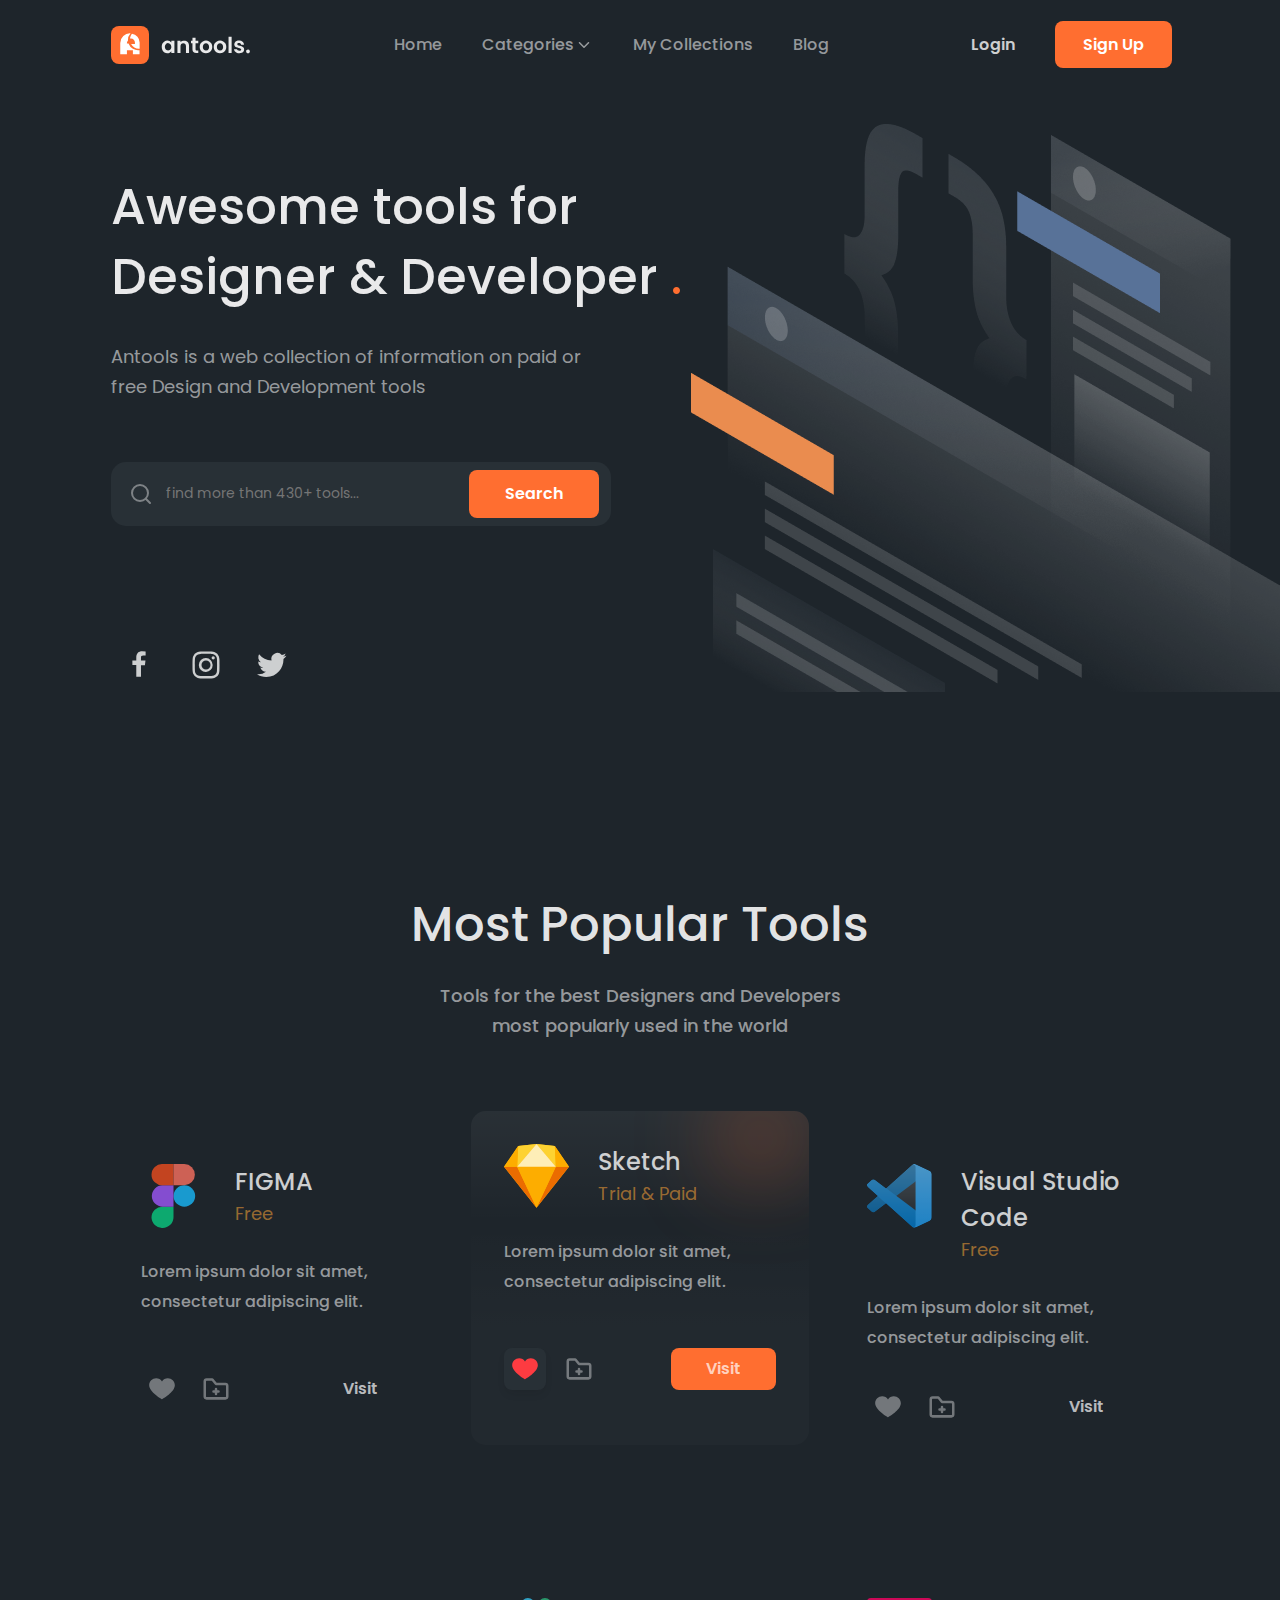
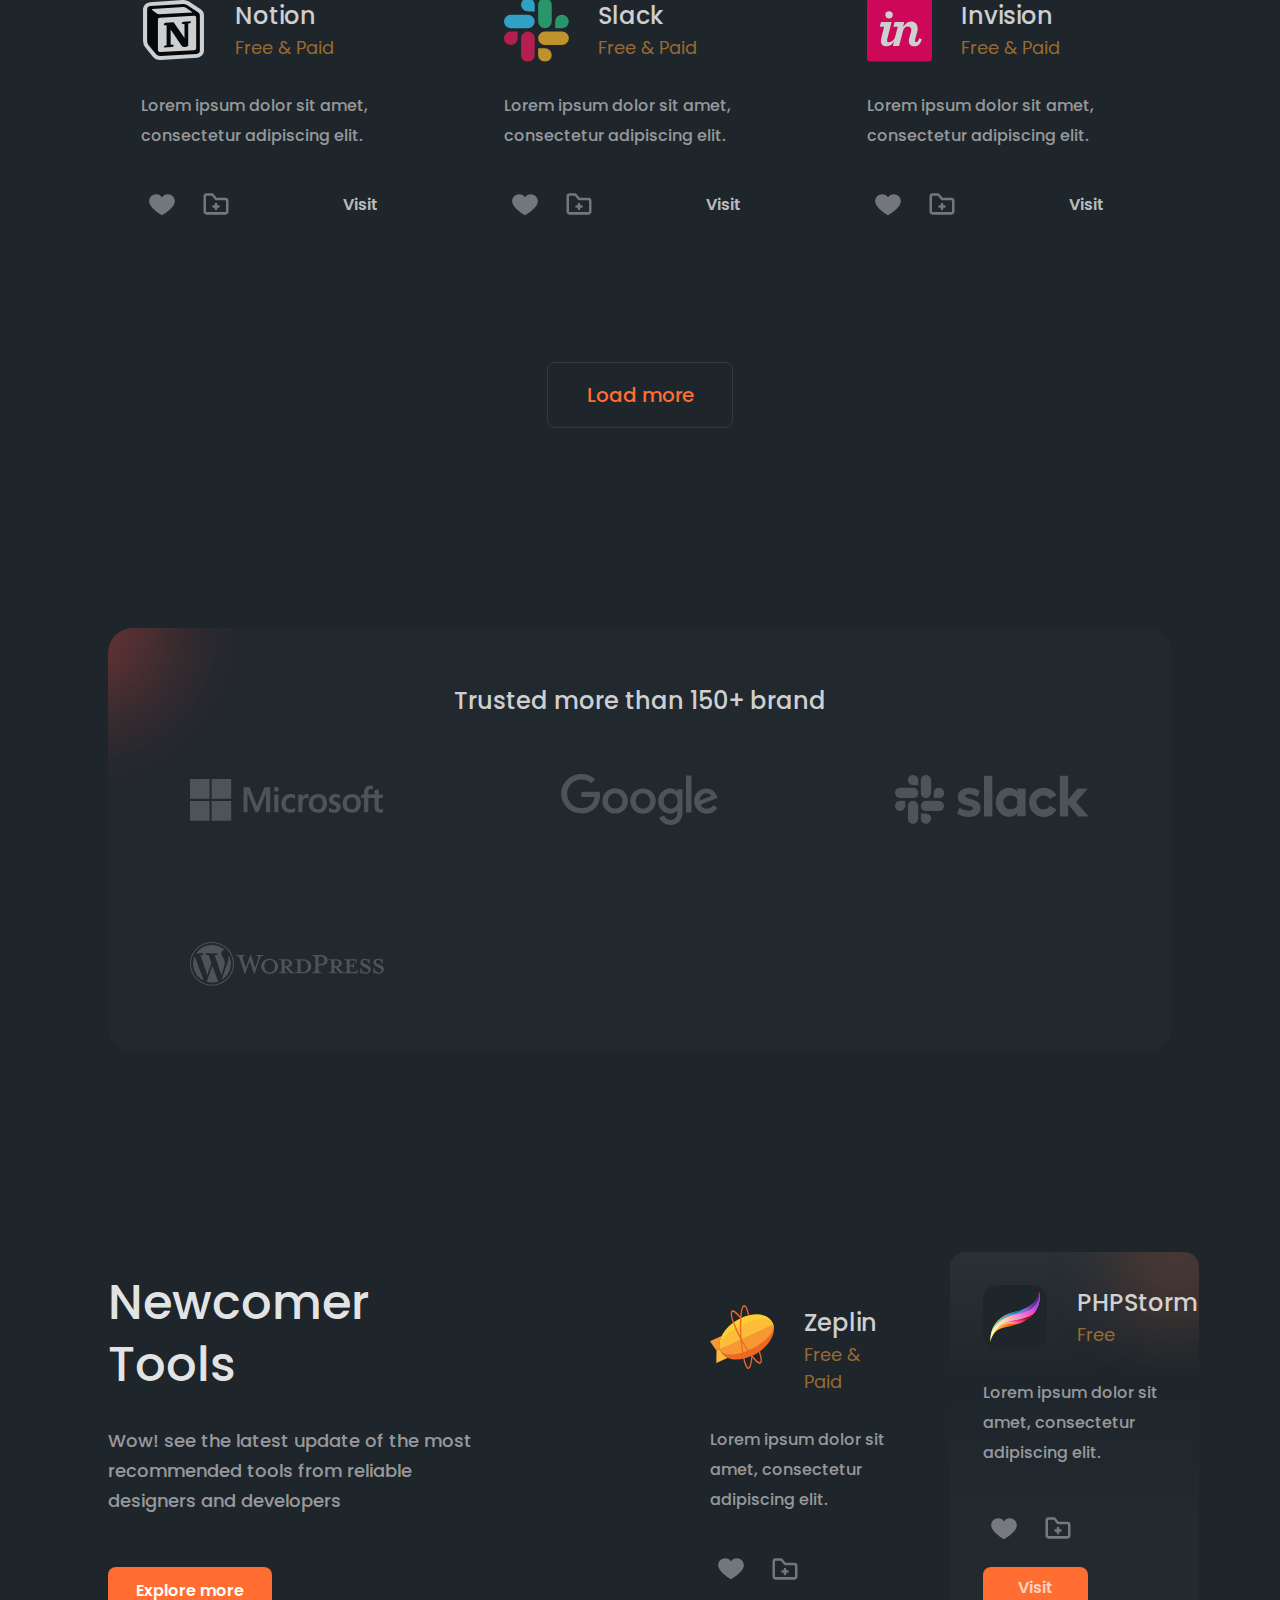
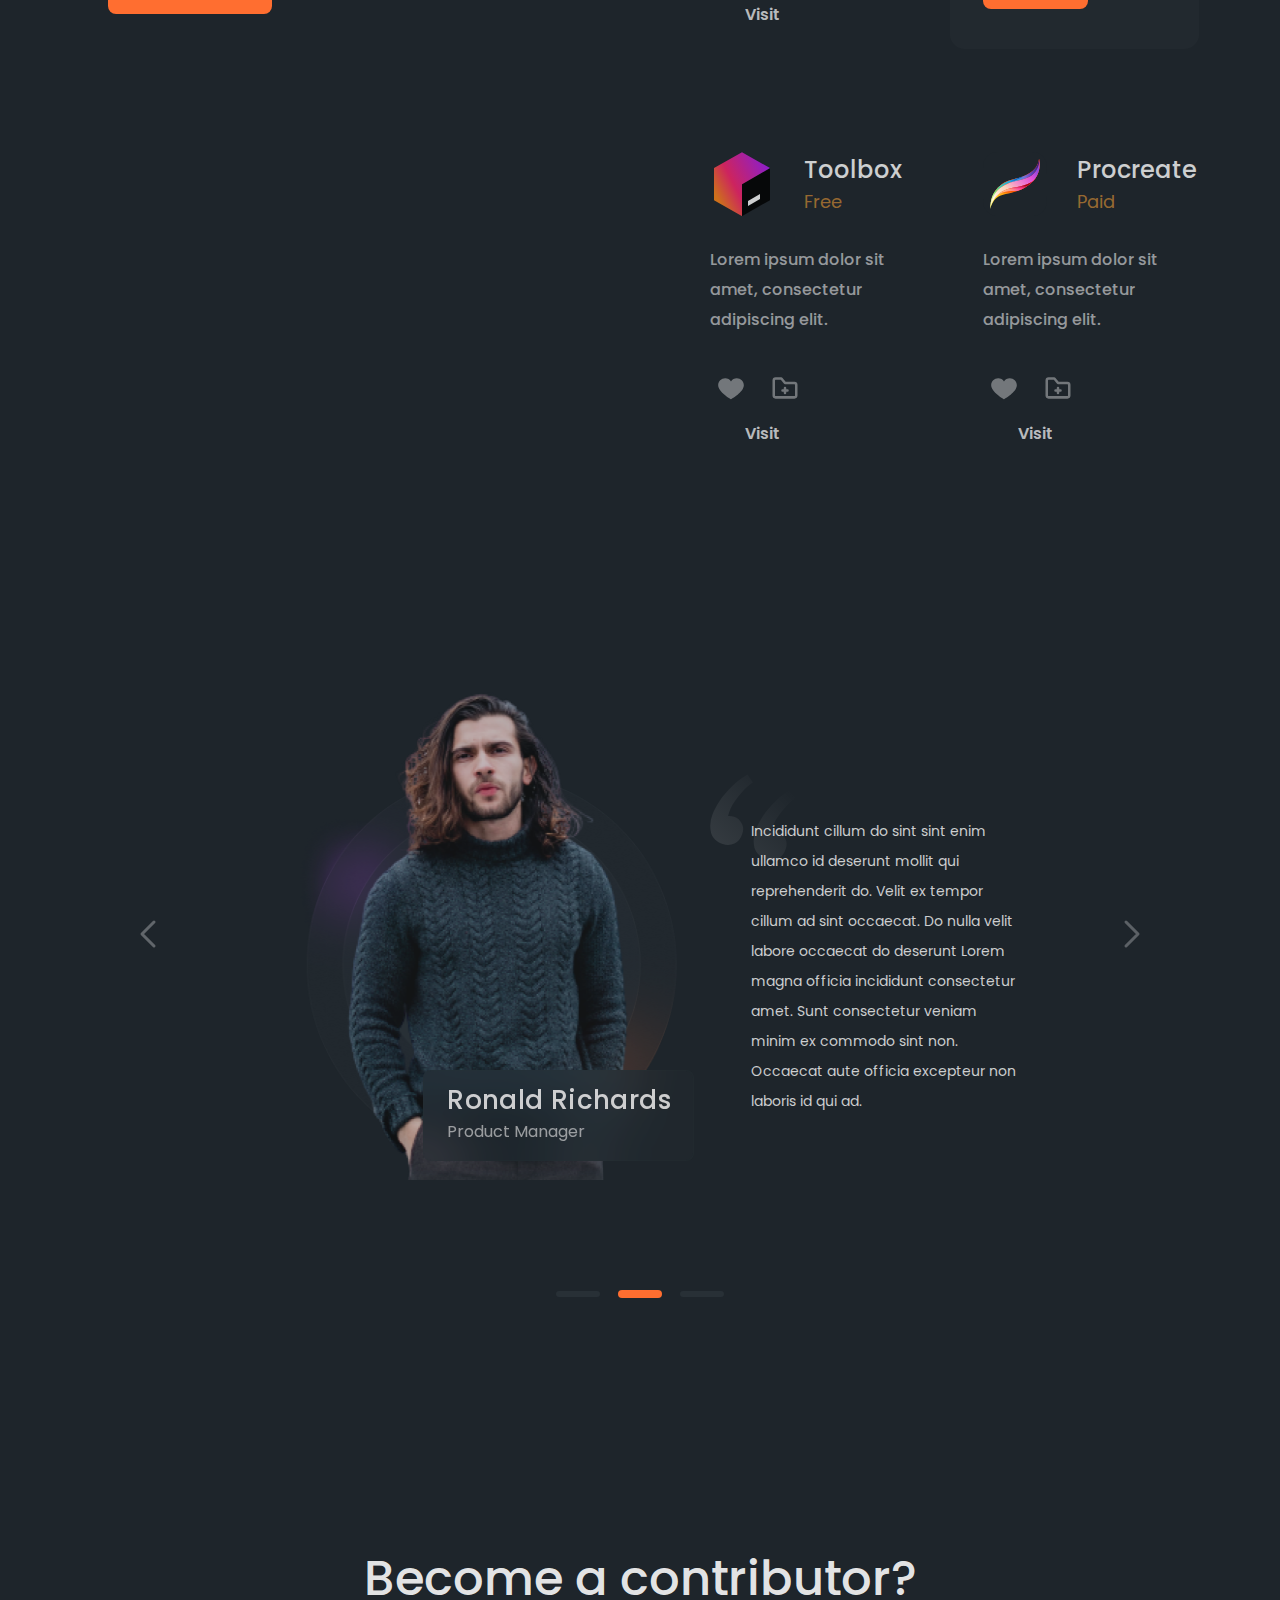
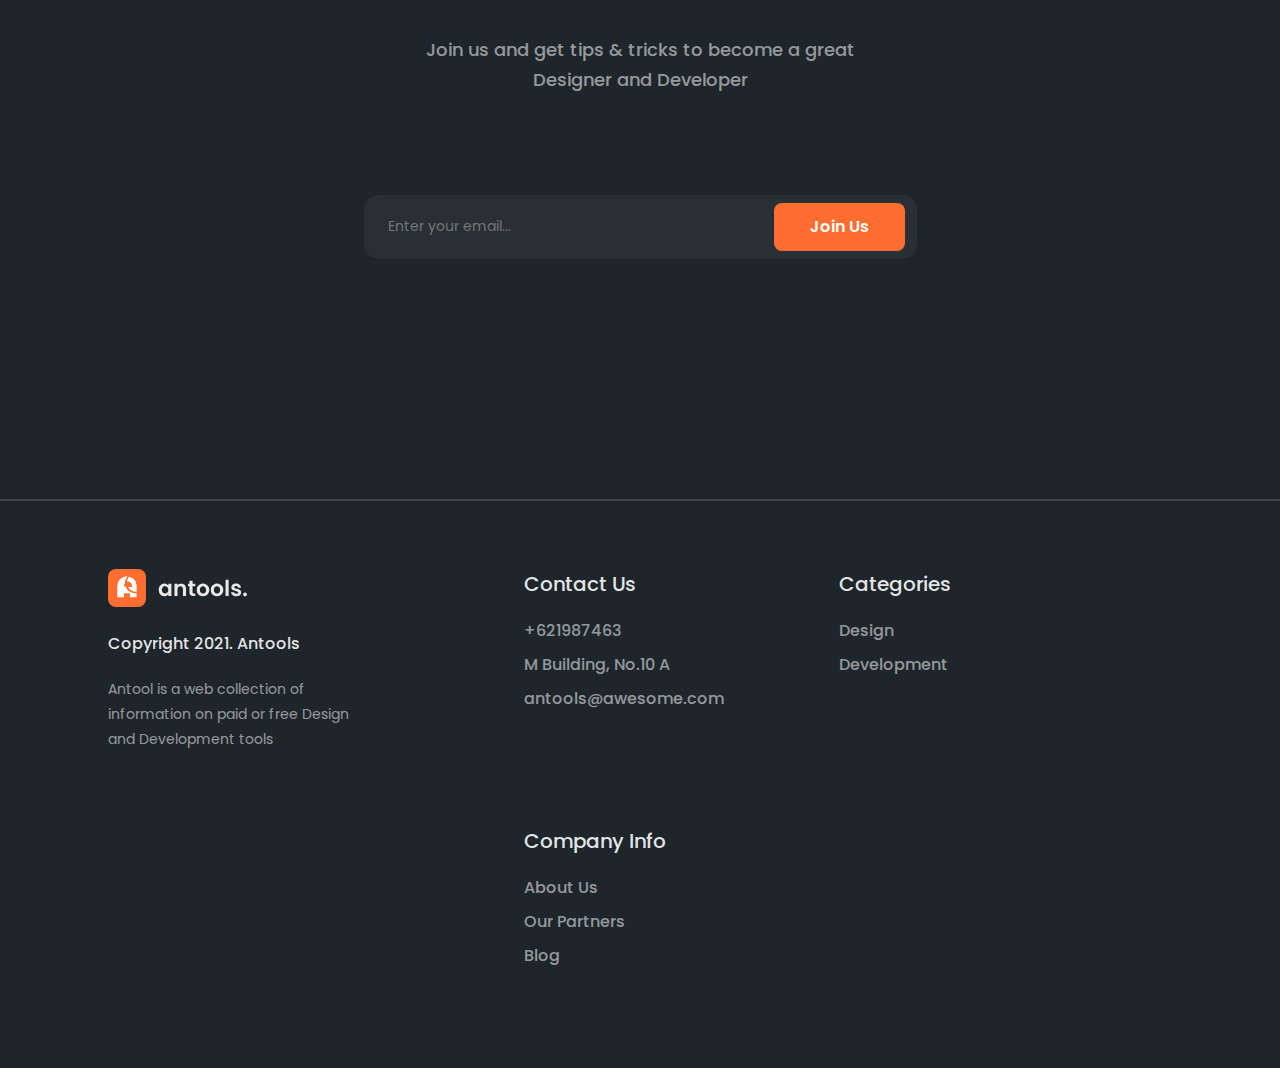
<file: index.html>
<!DOCTYPE html>
<html lang="en">

<head>
  <meta charset="UTF-8">
  <meta name="viewport" content="width=device-width, initial-scale=1.0">
  <link href="https://fonts.googleapis.com/css2?family=Poppins:wght@400;500;600&family=Roboto&display=swap" rel="stylesheet">
  <link rel="stylesheet" href="./css/style.css">
  <title>Antools - Awesome tools for Designer & Developer</title>
</head>

<body class="body">

  <!-- header/navigation -->

  <header class="main-header">
    <div class="main-header__wrapper">
      <nav class="main-header__nav">
        <a class="main-header__logo logo">
          <img src="./img/header/logo.svg" width="140" height="38" alt="Antools logo.">
        </a>
        <ul class="main-header__list">
          <li class="main-header__item">
            <a class="main-header__link main-header__link--current">Home</a>
          </li>
          <li class="main-header__item main-header__item--arrow">
            <a class="main-header__link" href="#">Categories</a>
          </li>
          <li class="main-header__item">
            <a class="main-header__link" href="#">My Collections</a>
          </li>
          <li class="main-header__item">
            <a class="main-header__link" href="#">Blog</a>
          </li>
        </ul>
        <ul class="main-header__list user-list">
          <li class="user-list__item">
            <a class="user-list__button" href="#">Login</a>
          </li>
          <li class="user-list__item">
            <a class="user-list__button button button--orange" href="#">Sign Up</a>
          </li>
        </ul>
      </nav>
    </div>
  </header>

  <main class="body__main">

    <!-- hero section -->

    <section class="hero">
      <div class="hero__wrapper">

        <div class="hero__content">
          <div class="hero__text">
            <h1 class="hero__title">Awesome tools for Designer & Developer
              <span class="hero__title--orange">.</span>
            </h1>
            <p class="hero__description">
              Antools is a web collection of information on paid or free Design and Development tools
            </p>
          </div>
          <div class="hero__search">
            <h2 class="visually-hidden">Find tools</h2>
            <form class="hero__form form">
              <input class="form__input form__input--hero" type="text" name="text" placeholder="find more than 430+ tools...">
              <input class="form__submit form__submit--hero button button--orange" type="submit" name="submit" value="Search">
            </form>
          </div>
        </div>

        <footer class="hero__footer">
          <h2 class="visually-hidden">Social network</h2>
          <ul class="hero__list">
            <li class="hero__item">
              <a class="hero__link" href="#">
                <span class="visually-hidden">Facebook</span>
                <svg class="hero__social-icon" width="36" height="36" aria-hidden="true" focusable="false" fill="currentColor" xmlns="http://www.w3.org/2000/svg"><path d="M18.98 29.75V18.13h3.92l.58-4.54h-4.5v-2.9c0-1.3.36-2.2 2.25-2.2h2.38V4.42a31.64 31.64 0 0 0-3.5-.18c-3.45 0-5.83 2.11-5.83 6v3.33h-3.9v4.55h3.9v11.62h4.7Z"/></svg>
              </a>
              </li>
            <li class="hero__item">
              <a class="hero__link" href="#">
                <span class="visually-hidden">Instagram</span>
                <svg class="hero__social-icon" width="36" height="36" aria-hidden="true" focusable="false" fill="currentColor" xmlns="http://www.w3.org/2000/svg"><path d="M18 11.07a6.94 6.94 0 1 0 0 13.87 6.94 6.94 0 0 0 0-13.87Zm0 11.44a4.5 4.5 0 1 1 0-9.02 4.5 4.5 0 0 1 0 9.02ZM25.2 12.43a1.62 1.62 0 1 0 0-3.24 1.62 1.62 0 0 0 0 3.24Z" /><path d="M30.8 9.17a6.9 6.9 0 0 0-3.95-3.95 9.9 9.9 0 0 0-3.28-.63c-1.44-.06-1.9-.08-5.56-.08-3.67 0-4.14 0-5.57.08a9.83 9.83 0 0 0-3.28.63 6.9 6.9 0 0 0-3.94 3.95 9.88 9.88 0 0 0-.63 3.28c-.07 1.44-.09 1.9-.09 5.56 0 3.66 0 4.13.09 5.57a9.9 9.9 0 0 0 .63 3.28 6.91 6.91 0 0 0 3.95 3.94c1.04.41 2.15.64 3.27.68 1.45.06 1.9.08 5.57.08 3.66 0 4.13 0 5.56-.08a9.92 9.92 0 0 0 3.28-.63 6.92 6.92 0 0 0 3.95-3.95c.4-1.05.6-2.16.63-3.28.07-1.44.09-1.9.09-5.56 0-3.67 0-4.13-.09-5.57a9.87 9.87 0 0 0-.63-3.32Zm-1.83 14.3a7.57 7.57 0 0 1-.46 2.53 4.48 4.48 0 0 1-2.57 2.56c-.8.3-1.65.46-2.5.47a91.3 91.3 0 0 1-5.49.08c-3.65 0-4.03 0-5.48-.08a7.44 7.44 0 0 1-2.5-.47A4.48 4.48 0 0 1 7.39 26c-.3-.8-.46-1.65-.47-2.5A93.86 93.86 0 0 1 6.84 18c0-3.65 0-4.03.08-5.48.01-.86.17-1.72.47-2.53a4.48 4.48 0 0 1 2.58-2.57c.8-.3 1.64-.45 2.5-.47 1.43-.06 1.83-.08 5.48-.08 3.66 0 4.03 0 5.48.08.86.01 1.7.17 2.5.47A4.49 4.49 0 0 1 28.52 10c.3.8.45 1.65.46 2.5.07 1.43.08 1.83.08 5.48 0 3.66 0 4.05-.06 5.49h-.02Z" /></svg>
              </a>
              </li>
            <li class="hero__item">
              <a class="hero__link" href="#">
                <span class="visually-hidden">Twitter</span>
                <svg class="hero__social-icon" width="36" height="36" aria-hidden="true" focusable="false" fill="currentColor" xmlns="http://www.w3.org/2000/svg"><path d="M29.45 12c.02.26.02.52.02.78 0 7.99-6.08 17.2-17.2 17.2-3.41 0-6.6-1-9.27-2.72a12.1 12.1 0 0 0 8.96-2.5 6.05 6.05 0 0 1-5.65-4.2 6.43 6.43 0 0 0 2.73-.11 6.04 6.04 0 0 1-4.84-5.93v-.07c.8.44 1.74.72 2.73.76a6.03 6.03 0 0 1-1.87-8.08 17.19 17.19 0 0 0 12.46 6.33 6.04 6.04 0 0 1 10.3-5.52c1.35-.27 2.65-.76 3.84-1.46A6.03 6.03 0 0 1 29 9.8a12.1 12.1 0 0 0 3.48-.94A12.97 12.97 0 0 1 29.45 12Z" /></svg>
              </a>
              </li>
          </ul>
        </footer>
      </div>
    </section>

    <!-- popular tools section -->

    <section class="tools">
      <div class="tools__wrapper">
        <h2 class="tools__title">Most Popular Tools</h2>
        <p class="tools__text">Tools for the best Designers and Developers<br>most popularly used in the world</p>

        <ul class="tools__list">

          <!-- #1 card Figma -->
          <li class="tools__item card">
            <div class="card__head">
              <img class="card__logo" src="./img/tools/figma-logo.svg" width="65" height="64" alt="Figma logo.">
              <h3 class="card__title">FIGMA</h3>
              <span class="card__availability">Free</span>
            </div>
            <p class="card__text">Lorem ipsum dolor sit amet, consectetur adipiscing elit.</p>
            <div class="card__footer">
              <ul class="card__list">
                <li class="card__item">
                  <button class="card__btn card__btn--like" type="button">
                    <svg class="card__icon" width="28" height="28" aria-hidden="true" focusable="false" fill="currentColor" xmlns="http://www.w3.org/2000/svg"><path d="M19.833 5.25c-2.45 0-4.608 1.225-5.833 3.15-1.225-1.925-3.383-3.15-5.833-3.15-3.85 0-7 3.15-7 7 0 6.942 12.833 14 12.833 14s12.833-7 12.833-14c0-3.85-3.15-7-7-7Z" /></svg>
                  </button>
                </li>
                <li class="card__item">
                  <button class="card__btn card__btn--folder" type="button">
                    <svg class="card__icon" width="30" height="30" aria-hidden="true" focusable="false" fill="currentColor" xmlns="http://www.w3.org/2000/svg"><path d="M17.5 16.25h-1.25V15a1.25 1.25 0 0 0-2.5 0v1.25H12.5a1.25 1.25 0 0 0 0 2.5h1.25V20a1.25 1.25 0 0 0 2.5 0v-1.25h1.25a1.25 1.25 0 0 0 0-2.5Z" /><path d="M24.38 8.81h-8.75l-3.3-3.97a1.25 1.25 0 0 0-.96-.47H5.63A3.09 3.09 0 0 0 2.5 7.41V22.6a3.09 3.09 0 0 0 3.13 3.04h18.75a3.09 3.09 0 0 0 3.12-3.04V11.85a3.09 3.09 0 0 0-3.13-3.04ZM25 22.56a.57.57 0 0 1-.63.54H5.63a.58.58 0 0 1-.62-.54V7.41a.58.58 0 0 1 .63-.54h5.16l3.25 3.98a1.25 1.25 0 0 0 .96.46h9.38a.58.58 0 0 1 .62.54v10.71Z" /></svg>
                  </button>
                </li>
              </ul>
              <a class="card__button button" href="#">
                Visit
              </a>
            </div>
          </li>

          <!-- #2 card Sketch -->
          <li class="tools__item card card--current">
            <div class="card__head">
              <img class="card__logo" src="./img/tools/sketch-logo.svg" width="65" height="64" alt="Sketch logo.">
              <h3 class="card__title">Sketch</h3>
              <span class="card__availability">Trial & Paid</span>
            </div>
            <p class="card__text">Lorem ipsum dolor sit amet, consectetur adipiscing elit.</p>
            <div class="card__footer">
              <ul class="card__list">
                <li class="card__item">
                  <button class="card__btn card__btn--like card__btn--current" type="button">
                    <svg class="card__icon card__icon--current" width="28" height="28" aria-hidden="true" focusable="false" fill="currentColor" xmlns="http://www.w3.org/2000/svg"><path d="M19.833 5.25c-2.45 0-4.608 1.225-5.833 3.15-1.225-1.925-3.383-3.15-5.833-3.15-3.85 0-7 3.15-7 7 0 6.942 12.833 14 12.833 14s12.833-7 12.833-14c0-3.85-3.15-7-7-7Z" /></svg>
                  </button>
                </li>
                <li class="card__item">
                  <button class="card__btn card__btn--folder" type="button">
                    <svg class="card__icon" width="30" height="30" aria-hidden="true" focusable="false" fill="currentColor" xmlns="http://www.w3.org/2000/svg"><path d="M17.5 16.25h-1.25V15a1.25 1.25 0 0 0-2.5 0v1.25H12.5a1.25 1.25 0 0 0 0 2.5h1.25V20a1.25 1.25 0 0 0 2.5 0v-1.25h1.25a1.25 1.25 0 0 0 0-2.5Z" /><path d="M24.38 8.81h-8.75l-3.3-3.97a1.25 1.25 0 0 0-.96-.47H5.63A3.09 3.09 0 0 0 2.5 7.41V22.6a3.09 3.09 0 0 0 3.13 3.04h18.75a3.09 3.09 0 0 0 3.12-3.04V11.85a3.09 3.09 0 0 0-3.13-3.04ZM25 22.56a.57.57 0 0 1-.63.54H5.63a.58.58 0 0 1-.62-.54V7.41a.58.58 0 0 1 .63-.54h5.16l3.25 3.98a1.25 1.25 0 0 0 .96.46h9.38a.58.58 0 0 1 .62.54v10.71Z" /></svg>
                  </button>
                </li>
              </ul>
              <a class="card__button button button--orange" href="#">
                Visit
              </a>
            </div>
          </li>

          <!-- #3 card VS Code -->
          <li class="tools__item card">
            <div class="card__head">
              <img class="card__logo" src="./img/tools/vs-code-logo.svg" width="65" height="64" alt="Visual studio code logo.">
              <h3 class="card__title">Visual Studio Code</h3>
              <span class="card__availability">Free</span>
            </div>
            <p class="card__text">Lorem ipsum dolor sit amet, consectetur adipiscing elit.</p>
            <div class="card__footer">
              <ul class="card__list">
                <li class="card__item">
                  <button class="card__btn card__btn--like" type="button">
                    <svg class="card__icon" width="28" height="28" aria-hidden="true" focusable="false" fill="currentColor" xmlns="http://www.w3.org/2000/svg"><path d="M19.833 5.25c-2.45 0-4.608 1.225-5.833 3.15-1.225-1.925-3.383-3.15-5.833-3.15-3.85 0-7 3.15-7 7 0 6.942 12.833 14 12.833 14s12.833-7 12.833-14c0-3.85-3.15-7-7-7Z" /></svg>
                  </button>
                </li>
                <li class="card__item">
                  <button class="card__btn card__btn--folder" type="button">
                    <svg class="card__icon" width="30" height="30" aria-hidden="true" focusable="false" fill="currentColor" xmlns="http://www.w3.org/2000/svg"><path d="M17.5 16.25h-1.25V15a1.25 1.25 0 0 0-2.5 0v1.25H12.5a1.25 1.25 0 0 0 0 2.5h1.25V20a1.25 1.25 0 0 0 2.5 0v-1.25h1.25a1.25 1.25 0 0 0 0-2.5Z" /><path d="M24.38 8.81h-8.75l-3.3-3.97a1.25 1.25 0 0 0-.96-.47H5.63A3.09 3.09 0 0 0 2.5 7.41V22.6a3.09 3.09 0 0 0 3.13 3.04h18.75a3.09 3.09 0 0 0 3.12-3.04V11.85a3.09 3.09 0 0 0-3.13-3.04ZM25 22.56a.57.57 0 0 1-.63.54H5.63a.58.58 0 0 1-.62-.54V7.41a.58.58 0 0 1 .63-.54h5.16l3.25 3.98a1.25 1.25 0 0 0 .96.46h9.38a.58.58 0 0 1 .62.54v10.71Z" /></svg>
                  </button>
                </li>
              </ul>
              <a class="card__button button" href="#">
                Visit
              </a>
            </div>
          </li>

          <!-- #4 card Notion -->
          <li class="tools__item card">
            <div class="card__head">
              <img class="card__logo" src="./img/tools/notion-logo.svg" width="65" height="64" alt="Notion logo.">
              <h3 class="card__title">Notion</h3>
              <span class="card__availability">Free & Paid</span>
            </div>
            <p class="card__text">Lorem ipsum dolor sit amet, consectetur adipiscing elit.</p>
            <div class="card__footer">
              <ul class="card__list">
                <li class="card__item">
                  <button class="card__btn card__btn--like" type="button">
                    <svg class="card__icon" width="28" height="28" aria-hidden="true" focusable="false" fill="currentColor" xmlns="http://www.w3.org/2000/svg"><path d="M19.833 5.25c-2.45 0-4.608 1.225-5.833 3.15-1.225-1.925-3.383-3.15-5.833-3.15-3.85 0-7 3.15-7 7 0 6.942 12.833 14 12.833 14s12.833-7 12.833-14c0-3.85-3.15-7-7-7Z" /></svg>
                  </button>
                </li>
                <li class="card__item">
                  <button class="card__btn card__btn--folder" type="button">
                    <svg class="card__icon" width="30" height="30" aria-hidden="true" focusable="false" fill="currentColor" xmlns="http://www.w3.org/2000/svg"><path d="M17.5 16.25h-1.25V15a1.25 1.25 0 0 0-2.5 0v1.25H12.5a1.25 1.25 0 0 0 0 2.5h1.25V20a1.25 1.25 0 0 0 2.5 0v-1.25h1.25a1.25 1.25 0 0 0 0-2.5Z" /><path d="M24.38 8.81h-8.75l-3.3-3.97a1.25 1.25 0 0 0-.96-.47H5.63A3.09 3.09 0 0 0 2.5 7.41V22.6a3.09 3.09 0 0 0 3.13 3.04h18.75a3.09 3.09 0 0 0 3.12-3.04V11.85a3.09 3.09 0 0 0-3.13-3.04ZM25 22.56a.57.57 0 0 1-.63.54H5.63a.58.58 0 0 1-.62-.54V7.41a.58.58 0 0 1 .63-.54h5.16l3.25 3.98a1.25 1.25 0 0 0 .96.46h9.38a.58.58 0 0 1 .62.54v10.71Z" /></svg>
                  </button>
                </li>
              </ul>
              <a class="card__button button" href="#">
                Visit
              </a>
            </div>
          </li>

          <!-- #5 card Slack -->
          <li class="tools__item card">
            <div class="card__head">
              <img class="card__logo" src="./img/tools/slack-logo.svg" width="65" height="64" alt="Slack logo.">
              <h3 class="card__title">Slack</h3>
              <span class="card__availability">Free & Paid</span>
            </div>
            <p class="card__text">Lorem ipsum dolor sit amet, consectetur adipiscing elit.</p>
            <div class="card__footer">
              <ul class="card__list">
                <li class="card__item">
                  <button class="card__btn card__btn--like" type="button">
                    <svg class="card__icon" width="28" height="28" aria-hidden="true" focusable="false" fill="currentColor" xmlns="http://www.w3.org/2000/svg"><path d="M19.833 5.25c-2.45 0-4.608 1.225-5.833 3.15-1.225-1.925-3.383-3.15-5.833-3.15-3.85 0-7 3.15-7 7 0 6.942 12.833 14 12.833 14s12.833-7 12.833-14c0-3.85-3.15-7-7-7Z" /></svg>
                  </button>
                </li>
                <li class="card__item">
                  <button class="card__btn card__btn--folder" type="button">
                    <svg class="card__icon" width="30" height="30" aria-hidden="true" focusable="false" fill="currentColor" xmlns="http://www.w3.org/2000/svg"><path d="M17.5 16.25h-1.25V15a1.25 1.25 0 0 0-2.5 0v1.25H12.5a1.25 1.25 0 0 0 0 2.5h1.25V20a1.25 1.25 0 0 0 2.5 0v-1.25h1.25a1.25 1.25 0 0 0 0-2.5Z" /><path d="M24.38 8.81h-8.75l-3.3-3.97a1.25 1.25 0 0 0-.96-.47H5.63A3.09 3.09 0 0 0 2.5 7.41V22.6a3.09 3.09 0 0 0 3.13 3.04h18.75a3.09 3.09 0 0 0 3.12-3.04V11.85a3.09 3.09 0 0 0-3.13-3.04ZM25 22.56a.57.57 0 0 1-.63.54H5.63a.58.58 0 0 1-.62-.54V7.41a.58.58 0 0 1 .63-.54h5.16l3.25 3.98a1.25 1.25 0 0 0 .96.46h9.38a.58.58 0 0 1 .62.54v10.71Z" /></svg>
                  </button>
                </li>
              </ul>
              <a class="card__button button" href="#">
                Visit
              </a>
            </div>
          </li>

          <!-- #6 card Invision -->
          <li class="tools__item card">
            <div class="card__head">
              <img class="card__logo" src="./img/tools/invision-logo.svg" width="65" height="64" alt="Invision logo.">
              <h3 class="card__title">Invision</h3>
              <span class="card__availability">Free & Paid</span>
            </div>
            <p class="card__text">Lorem ipsum dolor sit amet, consectetur adipiscing elit.</p>
            <div class="card__footer">
              <ul class="card__list">
                <li class="card__item">
                  <button class="card__btn card__btn--like" type="button">
                    <svg class="card__icon" width="28" height="28" aria-hidden="true" focusable="false" fill="currentColor" xmlns="http://www.w3.org/2000/svg"><path d="M19.833 5.25c-2.45 0-4.608 1.225-5.833 3.15-1.225-1.925-3.383-3.15-5.833-3.15-3.85 0-7 3.15-7 7 0 6.942 12.833 14 12.833 14s12.833-7 12.833-14c0-3.85-3.15-7-7-7Z" /></svg>
                  </button>
                </li>
                <li class="card__item">
                  <button class="card__btn card__btn--folder" type="button">
                    <svg class="card__icon" width="30" height="30" aria-hidden="true" focusable="false" fill="currentColor" xmlns="http://www.w3.org/2000/svg"><path d="M17.5 16.25h-1.25V15a1.25 1.25 0 0 0-2.5 0v1.25H12.5a1.25 1.25 0 0 0 0 2.5h1.25V20a1.25 1.25 0 0 0 2.5 0v-1.25h1.25a1.25 1.25 0 0 0 0-2.5Z" /><path d="M24.38 8.81h-8.75l-3.3-3.97a1.25 1.25 0 0 0-.96-.47H5.63A3.09 3.09 0 0 0 2.5 7.41V22.6a3.09 3.09 0 0 0 3.13 3.04h18.75a3.09 3.09 0 0 0 3.12-3.04V11.85a3.09 3.09 0 0 0-3.13-3.04ZM25 22.56a.57.57 0 0 1-.63.54H5.63a.58.58 0 0 1-.62-.54V7.41a.58.58 0 0 1 .63-.54h5.16l3.25 3.98a1.25 1.25 0 0 0 .96.46h9.38a.58.58 0 0 1 .62.54v10.71Z" /></svg>
                  </button>
                </li>
              </ul>
              <a class="card__button button" href="#">
                Visit
              </a>
            </div>
          </li>
        </ul>

        <a class="tools__button" href="#">
          Load more
        </a>
      </div>
    </section>

    <!-- brands section -->

    <section class="brands">
      <div class="brands__wrapper">
        <div class="brands__block">
          <h3 class="brands__title">Trusted more than 150+ brand</h3>
          <ul class="brands__list">
            <li class="brands__item">
              <img class="brands__logo" src="./img/brands/microsoft-logo.svg" width="193" height="42" alt="Microsoft logo.">
            </li>
            <li class="brands__item">
              <img class="brands__logo" src="./img/brands/google-logo.svg" width="157" height="51" alt="Google logo.">
            </li>
            <li class="brands__item">
              <img class="brands__logo" src="./img/brands/slack-logo.svg" width="194" height="49" alt="Slack logo.">
            </li>
            <li class="brands__item">
              <img class="brands__logo" src="./img/brands/wordpress-logo.svg" width="194" height="44" alt="Wordpress logo.">
            </li>
          </ul>
        </div>
      </div>
    </section>

    <!-- newcomer tools section -->

    <section class="newtools">
      <div class="newtools__wrapper">
        <div class="newtools__description">
          <h2 class="newtools__title ">Newcomer Tools</h2>
          <p class="newtools__text">Wow! see the latest update of the most recommended tools from reliable designers and developers</p>
          <a class="newtools__button button button--orange">
            Explore more
          </a>
        </div>
        <div class="newtools__cards">
          <ul class="newtools__list">

            <!-- #1 card Zepelin -->
            <li class="newtools__item card">
              <div class="card__head">
                <img class="card__logo" src="./img/newtools/zeplin-logo.svg" width="64" height="64" alt="Zepelin logo.">
                <h3 class="card__title">Zeplin</h3>
                <span class="card__availability">Free & Paid</span>
              </div>
              <p class="card__text">Lorem ipsum dolor sit amet, consectetur adipiscing elit.</p>
              <div class="card__footer">
                <ul class="card__list">
                  <li class="card__item">
                    <button class="card__btn card__btn--like" type="button">
                      <svg class="card__icon" width="28" height="28" aria-hidden="true" focusable="false" fill="currentColor" xmlns="http://www.w3.org/2000/svg"><path d="M19.833 5.25c-2.45 0-4.608 1.225-5.833 3.15-1.225-1.925-3.383-3.15-5.833-3.15-3.85 0-7 3.15-7 7 0 6.942 12.833 14 12.833 14s12.833-7 12.833-14c0-3.85-3.15-7-7-7Z" /></svg>
                    </button>
                  </li>
                  <li class="card__item">
                    <button class="card__btn card__btn--folder" type="button">
                      <svg class="card__icon" width="30" height="30" aria-hidden="true" focusable="false" fill="currentColor" xmlns="http://www.w3.org/2000/svg"><path d="M17.5 16.25h-1.25V15a1.25 1.25 0 0 0-2.5 0v1.25H12.5a1.25 1.25 0 0 0 0 2.5h1.25V20a1.25 1.25 0 0 0 2.5 0v-1.25h1.25a1.25 1.25 0 0 0 0-2.5Z" /><path d="M24.38 8.81h-8.75l-3.3-3.97a1.25 1.25 0 0 0-.96-.47H5.63A3.09 3.09 0 0 0 2.5 7.41V22.6a3.09 3.09 0 0 0 3.13 3.04h18.75a3.09 3.09 0 0 0 3.12-3.04V11.85a3.09 3.09 0 0 0-3.13-3.04ZM25 22.56a.57.57 0 0 1-.63.54H5.63a.58.58 0 0 1-.62-.54V7.41a.58.58 0 0 1 .63-.54h5.16l3.25 3.98a1.25 1.25 0 0 0 .96.46h9.38a.58.58 0 0 1 .62.54v10.71Z" /></svg>
                    </button>
                  </li>
                </ul>
                <a class="card__button button" href="#">
                  Visit
                </a>
              </div>
            </li>

            <!-- #2 card PHPStorm -->
            <li class="newtools__item card card--current">
              <div class="card__head">
                <img class="card__logo" src="./img/newtools/procreate-logo.svg" width="64" height="64" alt="PHPStorm logo.">
                <h3 class="card__title">PHPStorm</h3>
                <span class="card__availability">Free</span>
              </div>
              <p class="card__text">Lorem ipsum dolor sit amet, consectetur adipiscing elit.</p>
              <div class="card__footer">
                <ul class="card__list">
                  <li class="card__item">
                    <button class="card__btn card__btn--like" type="button">
                      <svg class="card__icon" width="28" height="28" aria-hidden="true" focusable="false" fill="currentColor" xmlns="http://www.w3.org/2000/svg"><path d="M19.833 5.25c-2.45 0-4.608 1.225-5.833 3.15-1.225-1.925-3.383-3.15-5.833-3.15-3.85 0-7 3.15-7 7 0 6.942 12.833 14 12.833 14s12.833-7 12.833-14c0-3.85-3.15-7-7-7Z" /></svg>
                    </button>
                  </li>
                  <li class="card__item">
                    <button class="card__btn card__btn--folder" type="button">
                      <svg class="card__icon" width="30" height="30" aria-hidden="true" focusable="false" fill="currentColor" xmlns="http://www.w3.org/2000/svg"><path d="M17.5 16.25h-1.25V15a1.25 1.25 0 0 0-2.5 0v1.25H12.5a1.25 1.25 0 0 0 0 2.5h1.25V20a1.25 1.25 0 0 0 2.5 0v-1.25h1.25a1.25 1.25 0 0 0 0-2.5Z" /><path d="M24.38 8.81h-8.75l-3.3-3.97a1.25 1.25 0 0 0-.96-.47H5.63A3.09 3.09 0 0 0 2.5 7.41V22.6a3.09 3.09 0 0 0 3.13 3.04h18.75a3.09 3.09 0 0 0 3.12-3.04V11.85a3.09 3.09 0 0 0-3.13-3.04ZM25 22.56a.57.57 0 0 1-.63.54H5.63a.58.58 0 0 1-.62-.54V7.41a.58.58 0 0 1 .63-.54h5.16l3.25 3.98a1.25 1.25 0 0 0 .96.46h9.38a.58.58 0 0 1 .62.54v10.71Z" /></svg>
                    </button>
                  </li>
                </ul>
                <a class="card__button button button--orange" href="#">
                  Visit
                </a>
              </div>
            </li>

            <!-- #3 card Toolbox -->
            <li class="newtools__item card">
              <div class="card__head">
                <img class="card__logo" src="./img/newtools/toolbox-logo.svg" width="64" height="64" alt="Toolbox logo.">
                <h3 class="card__title">Toolbox</h3>
                <span class="card__availability">Free</span>
              </div>
              <p class="card__text">Lorem ipsum dolor sit amet, consectetur adipiscing elit.</p>
              <div class="card__footer">
                <ul class="card__list">
                  <li class="card__item">
                    <button class="card__btn card__btn--like" type="button">
                      <svg class="card__icon" width="28" height="28" aria-hidden="true" focusable="false" fill="currentColor" xmlns="http://www.w3.org/2000/svg"><path d="M19.833 5.25c-2.45 0-4.608 1.225-5.833 3.15-1.225-1.925-3.383-3.15-5.833-3.15-3.85 0-7 3.15-7 7 0 6.942 12.833 14 12.833 14s12.833-7 12.833-14c0-3.85-3.15-7-7-7Z" /></svg>
                    </button>
                  </li>
                  <li class="card__item">
                    <button class="card__btn card__btn--folder" type="button">
                      <svg class="card__icon" width="30" height="30" aria-hidden="true" focusable="false" fill="currentColor" xmlns="http://www.w3.org/2000/svg"><path d="M17.5 16.25h-1.25V15a1.25 1.25 0 0 0-2.5 0v1.25H12.5a1.25 1.25 0 0 0 0 2.5h1.25V20a1.25 1.25 0 0 0 2.5 0v-1.25h1.25a1.25 1.25 0 0 0 0-2.5Z" /><path d="M24.38 8.81h-8.75l-3.3-3.97a1.25 1.25 0 0 0-.96-.47H5.63A3.09 3.09 0 0 0 2.5 7.41V22.6a3.09 3.09 0 0 0 3.13 3.04h18.75a3.09 3.09 0 0 0 3.12-3.04V11.85a3.09 3.09 0 0 0-3.13-3.04ZM25 22.56a.57.57 0 0 1-.63.54H5.63a.58.58 0 0 1-.62-.54V7.41a.58.58 0 0 1 .63-.54h5.16l3.25 3.98a1.25 1.25 0 0 0 .96.46h9.38a.58.58 0 0 1 .62.54v10.71Z" /></svg>
                    </button>
                  </li>
                </ul>
                <a class="card__button button" href="#">
                  Visit
                </a>
              </div>
            </li>

            <!-- #4 card Procreate -->
            <li class="newtools__item card">
              <div class="card__head">
                <img class="card__logo" src="./img/newtools/procreate-logo.svg" width="64" height="64" alt="Procreate logo.">
                <h3 class="card__title">Procreate</h3>
                <span class="card__availability">Paid</span>
              </div>
              <p class="card__text">Lorem ipsum dolor sit amet, consectetur adipiscing elit.</p>
              <div class="card__footer">
                <ul class="card__list">
                  <li class="card__item">
                    <button class="card__btn card__btn--like" type="button">
                      <svg class="card__icon" width="28" height="28" aria-hidden="true" focusable="false" fill="currentColor" xmlns="http://www.w3.org/2000/svg"><path d="M19.833 5.25c-2.45 0-4.608 1.225-5.833 3.15-1.225-1.925-3.383-3.15-5.833-3.15-3.85 0-7 3.15-7 7 0 6.942 12.833 14 12.833 14s12.833-7 12.833-14c0-3.85-3.15-7-7-7Z" /></svg>
                    </button>
                  </li>
                  <li class="card__item">
                    <button class="card__btn card__btn--folder" type="button">
                      <svg class="card__icon" width="30" height="30" aria-hidden="true" focusable="false" fill="currentColor" xmlns="http://www.w3.org/2000/svg"><path d="M17.5 16.25h-1.25V15a1.25 1.25 0 0 0-2.5 0v1.25H12.5a1.25 1.25 0 0 0 0 2.5h1.25V20a1.25 1.25 0 0 0 2.5 0v-1.25h1.25a1.25 1.25 0 0 0 0-2.5Z" /><path d="M24.38 8.81h-8.75l-3.3-3.97a1.25 1.25 0 0 0-.96-.47H5.63A3.09 3.09 0 0 0 2.5 7.41V22.6a3.09 3.09 0 0 0 3.13 3.04h18.75a3.09 3.09 0 0 0 3.12-3.04V11.85a3.09 3.09 0 0 0-3.13-3.04ZM25 22.56a.57.57 0 0 1-.63.54H5.63a.58.58 0 0 1-.62-.54V7.41a.58.58 0 0 1 .63-.54h5.16l3.25 3.98a1.25 1.25 0 0 0 .96.46h9.38a.58.58 0 0 1 .62.54v10.71Z" /></svg>
                    </button>
                  </li>
                </ul>
                <a class="card__button button" href="#">
                  Visit
                </a>
              </div>
            </li>
          </ul>
        </div>
      </div>
    </section>

    <!-- teams section -->

    <section class="teams">
      <h2 class="visually-hidden">Our employees.</h2>
      <div class="teams__wrapper">
        <button class="teams__button teams__button--prev"></button>
        <button class="teams__button teams__button--next"></button>
        <div class="teams__employee">
          <img class="teams__photo" src="./img/teams/Ronald-Richards.png" width="399" height="492" alt="Employee photo.">
          <div class="teams__about">
            <cite class="teams__name">Ronald Richards</cite>
            <span class="teams__job-title">Product Manager</span>
          </div>
        </div>
        <blockquote class="teams__quote">
          Incididunt cillum do sint sint enim ullamco id deserunt mollit qui reprehenderit do. 
          Velit ex tempor cillum ad sint occaecat. Do nulla velit labore occaecat do deserunt Lorem magna officia 
          incididunt consectetur amet. Sunt consectetur veniam minim ex commodo sint non. 
          Occaecat aute officia excepteur non laboris id qui ad.
        </blockquote>
        </div>
        <ol class="teams__slider">
          <li class="teams__indicator"></li>
          <li class="teams__indicator teams__indicator--current"></li>
          <li class="teams__indicator"></li>
        </ol>
      </div>
    </section>

    <!-- subscribe section -->

    <section class="subscribe">
      <div class="subscribe__wrapper">
        <div class="subscribe__head">
          <h2 class="subscribe__title">Become a contributor?</h2>
          <p class="subscribe__text">Join us and get tips & tricks to become a great Designer and Developer</p>
        </div>
        <form class="subscribe__form form">
          <input class="form__input form__input--subscribe" type="email" name="e-mail" placeholder="Enter your email...">
          <input class="form__submit form__submit--subscribe button button--orange" type="submit" name="submit" value="Join Us">
        </form>
      </div>
    </section>

    <!-- main footer -->

    <footer class="footer">
      <div class="footer__wrapper">
        <div class="footer__made">
          <a class="footer__logo logo" href="#">
            <img src="./img/header/logo.svg" width="140" height="38" alt="Antools logo.">
          </a>
          <h2 class="footer__copyright">Copyright 2021. Antools</h2>
          <p class="footer__about">Antool is a web collection of information on paid or free Design and Development tools</p>
        </div>
        <ul class="footer__list">
          <li class="footer__item info">
            <h3 class="info__title">Contact Us</h3>
            <ul class="info__list">
              <li class="info__item">
                <a class="info__link" href="tel:+621987463">+621987463</a>
              </li>
              <li class="info__item">M Building, No.10 A</li>
              <li class="info__item">
                <a class="info__link" href="malito:antools@awesome.com">antools@awesome.com</a>
              </li>
            </ul>
          </li>
          <li class="footer__item info">
            <h3 class="info__title">Categories</h3>
            <ul class="info__list">
              <li class="info__item">
                <a class="info__link" href="#">Design</a>
              </li>
              <li class="info__item">
                <a class="info__link" href="#">Development</a>
              </li>
            </ul>
          </li>
          <li class="footer__item info">
            <h3 class="info__title">Company Info</h3>
            <ul class="info__list">
              <li class="info__item">
                <a class="info__link" href="#">About Us</a>
              </li>
              <li class="info__item">
                <a class="info__link" href="#">Our Partners</a>
              </li>
              <li class="info__item">
                <a class="info__link" href="#">Blog</a>
              </li>
            </ul>
          </li>
        </ul>
      </div>
    </footer>
  </main>
</body>
</html>
</file>
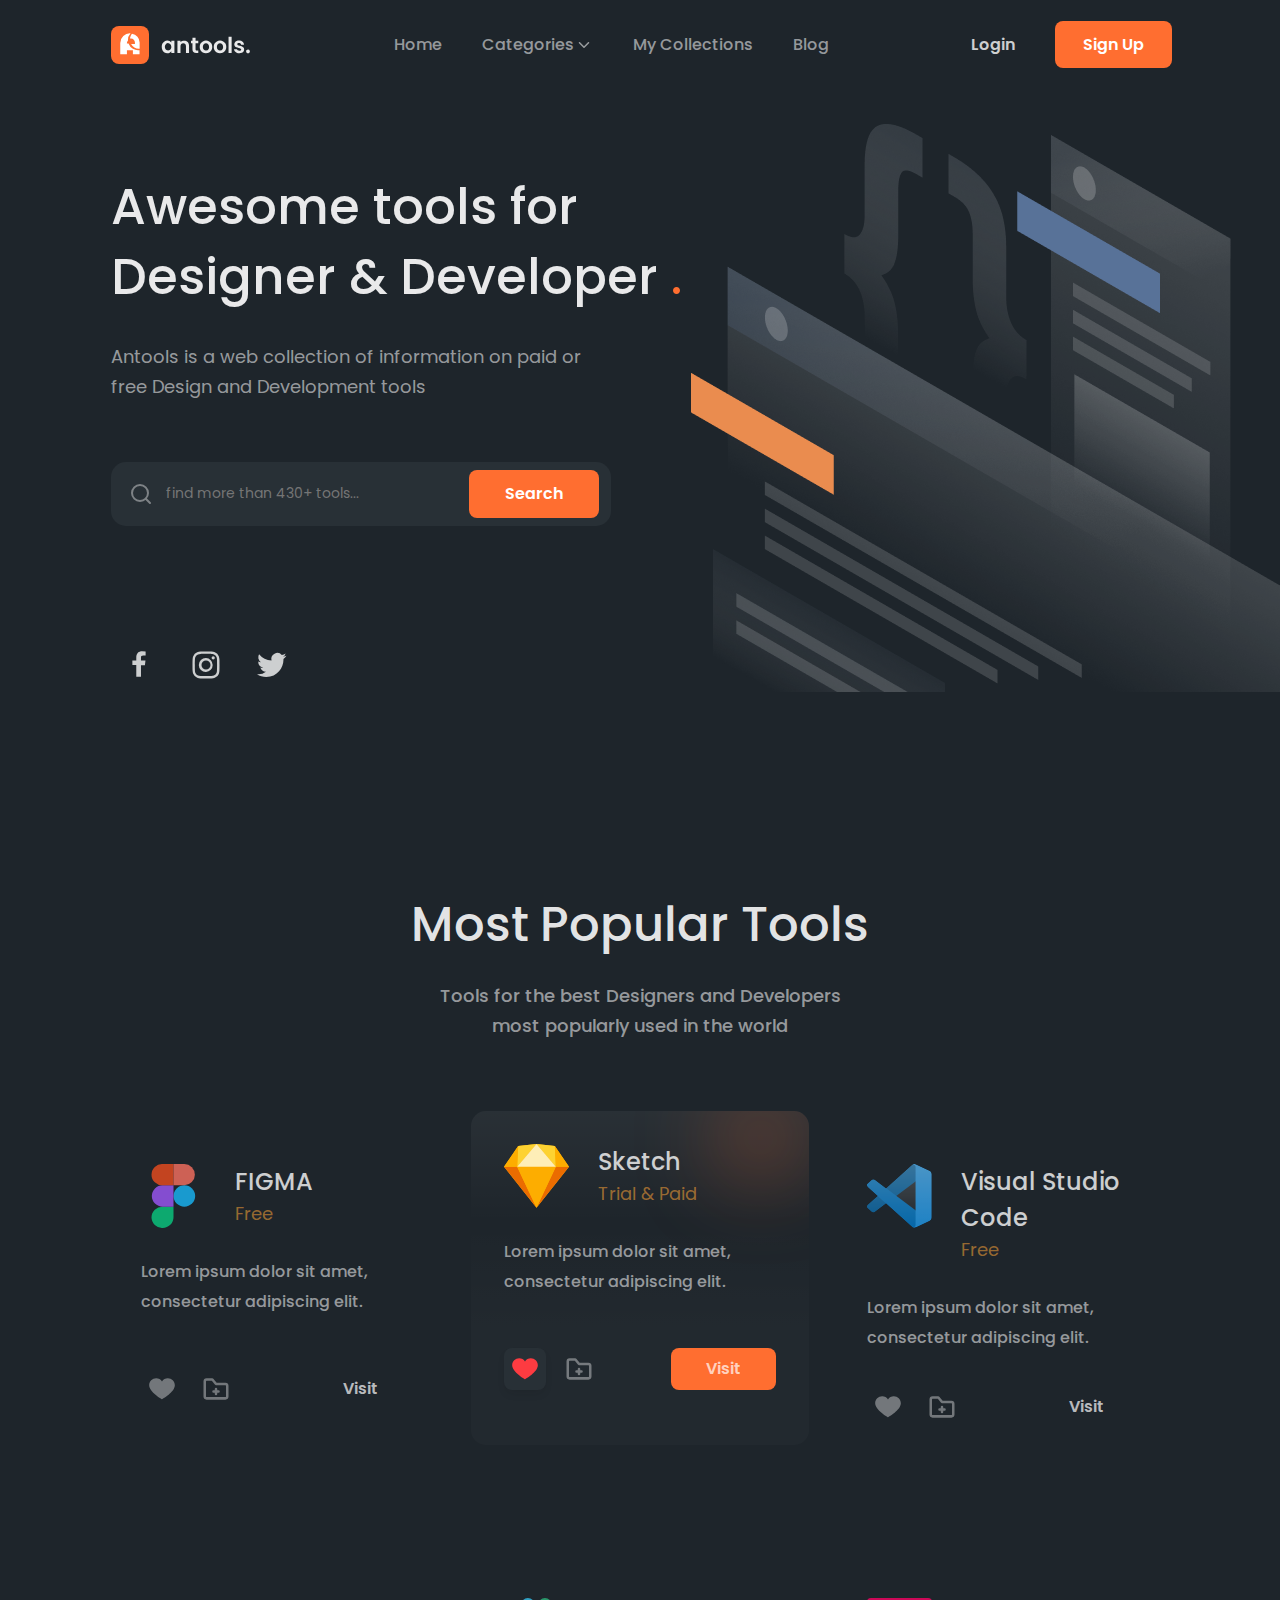
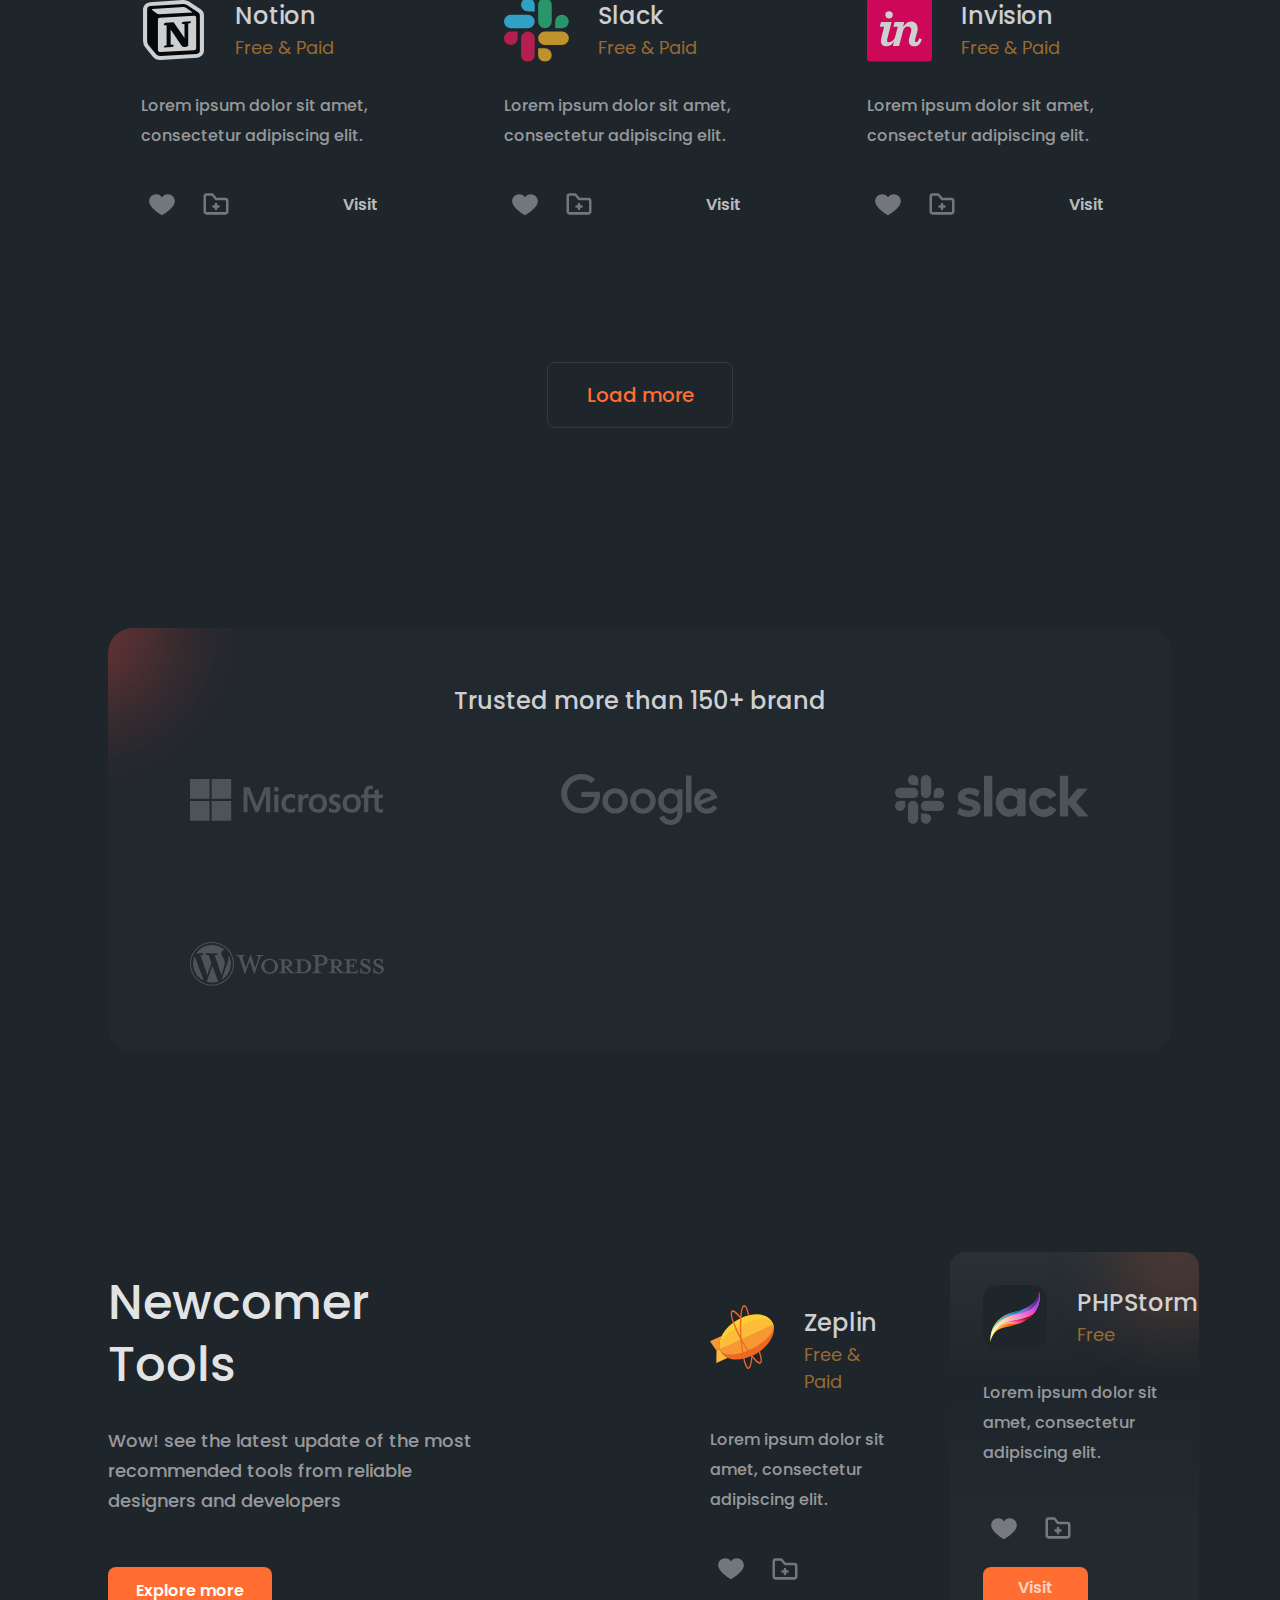
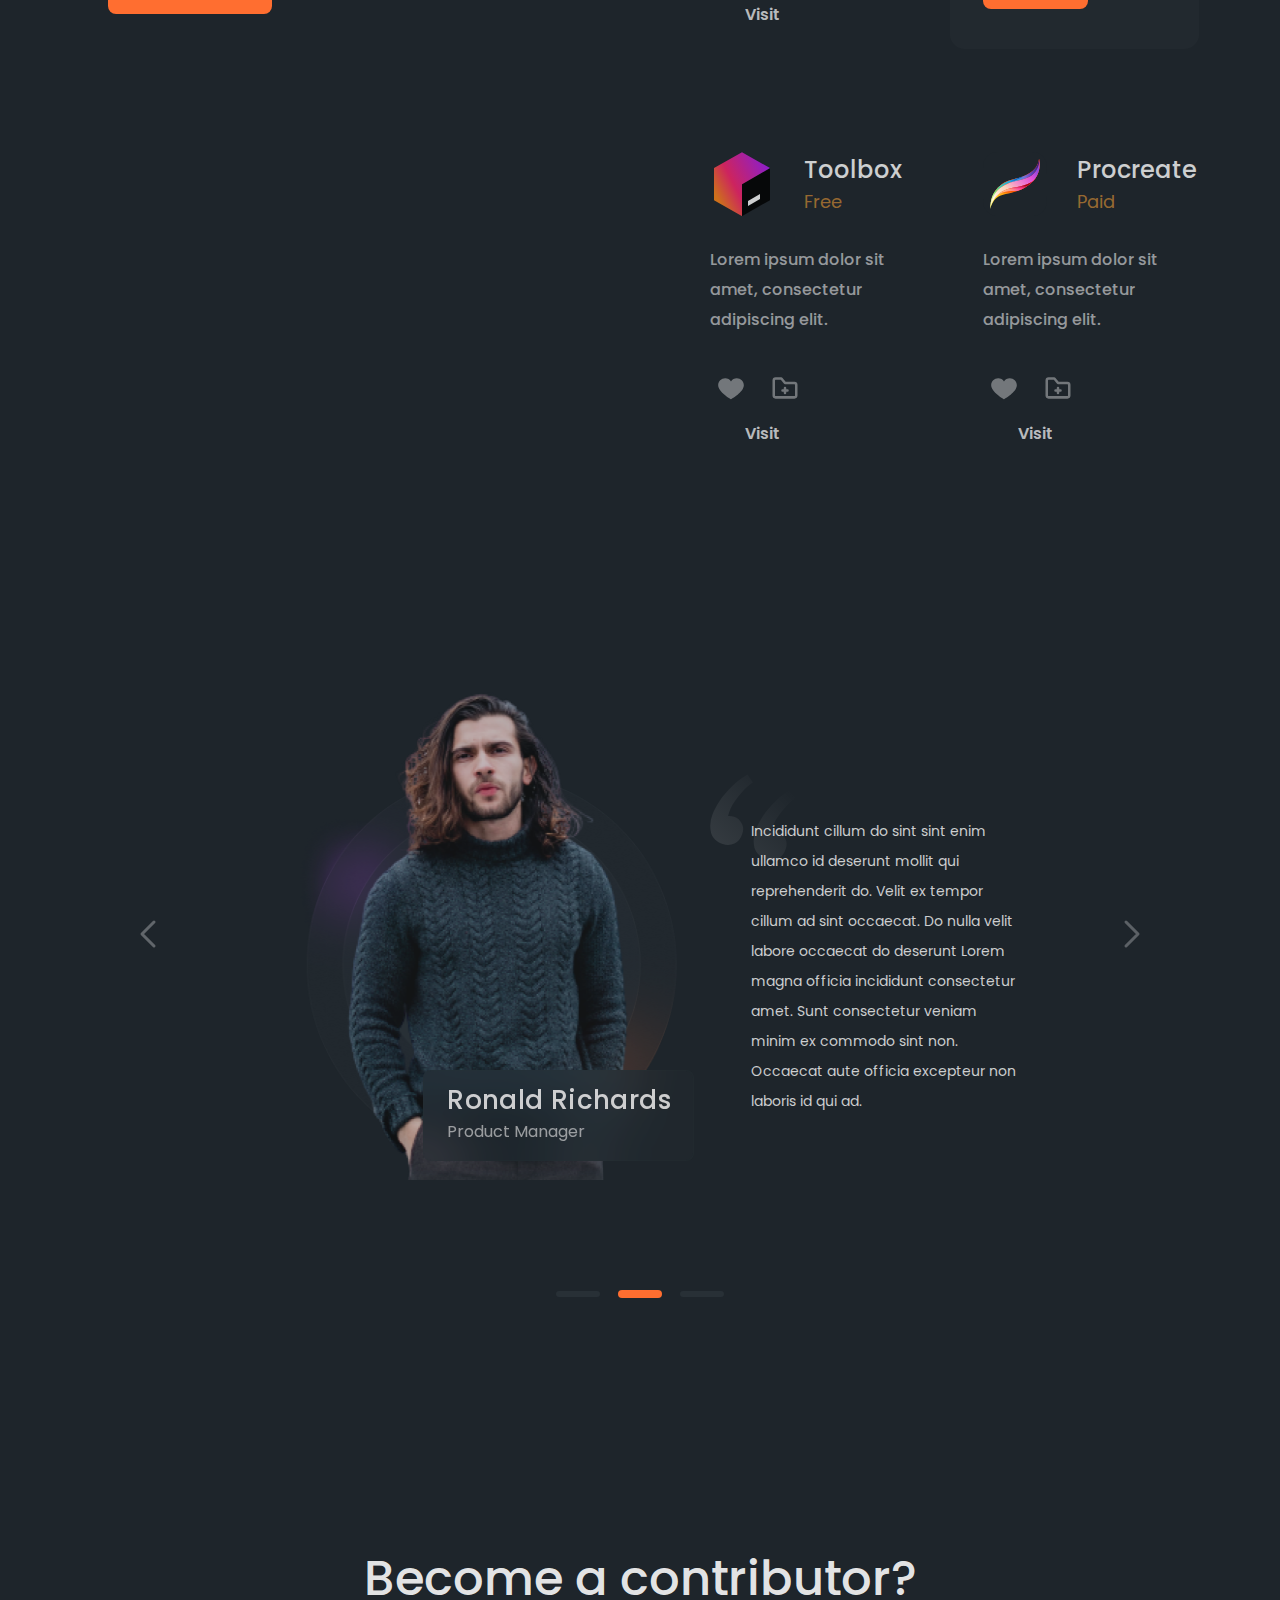
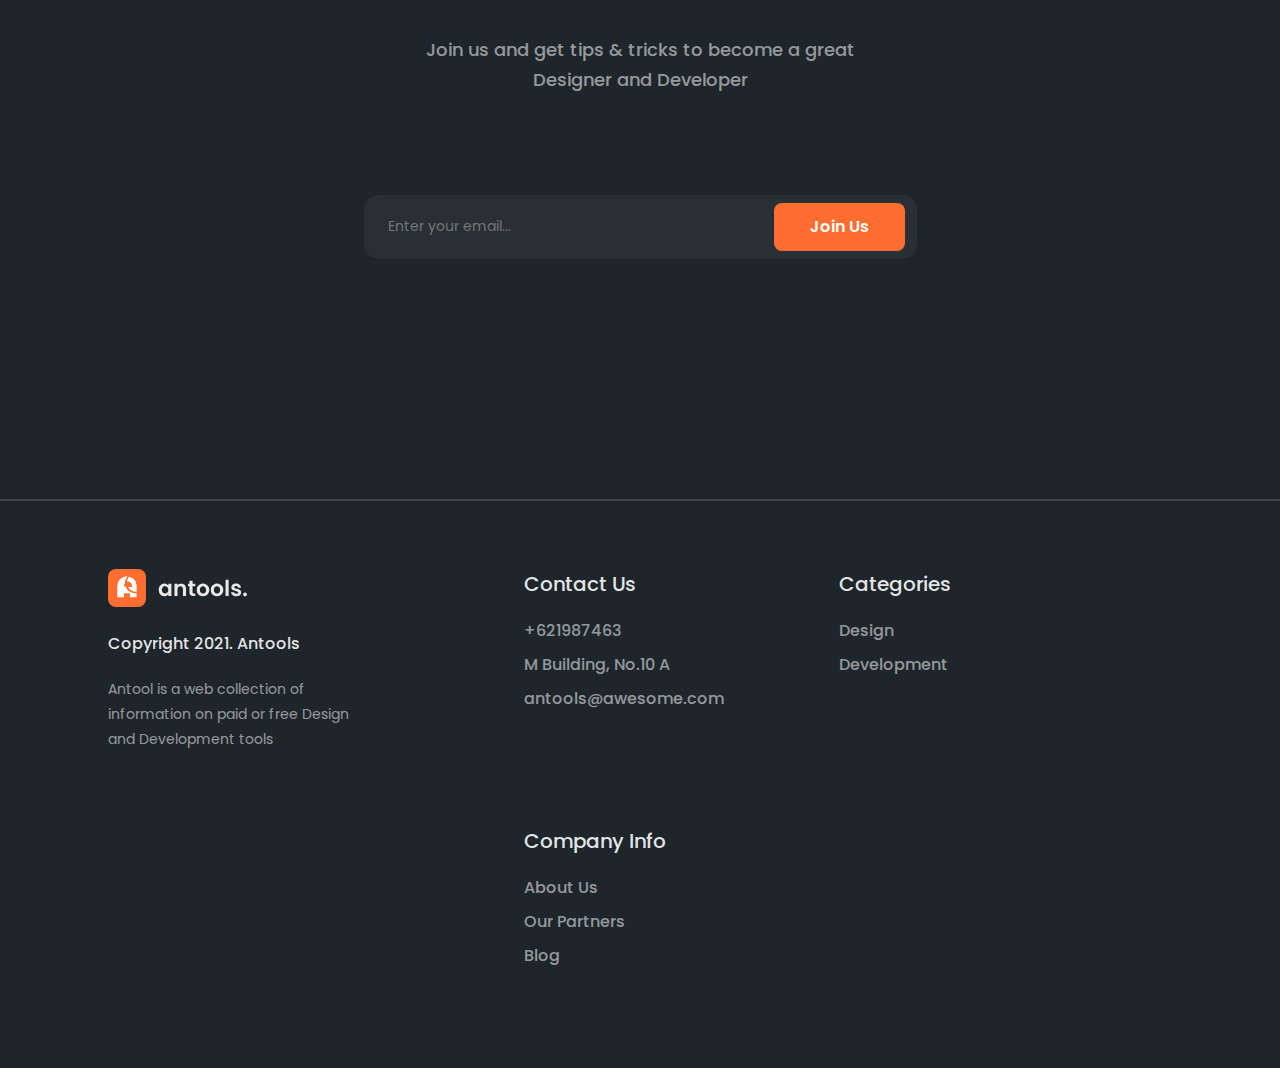
<file: source/index.html>
<!DOCTYPE html>
<html lang="en">

<head>
  <meta charset="UTF-8">
  <meta name="viewport" content="width=device-width, initial-scale=1.0">
  <link href="https://fonts.googleapis.com/css2?family=Poppins:wght@400;500;600&family=Roboto&display=swap" rel="stylesheet">
  <link rel="stylesheet" href="/css/style.css">
  <title>Antools - Awesome tools for Designer & Developer</title>
</head>

<body class="body">

  <!-- header/navigation -->
  
  <header class="main-header">
    <div class="main-header__wrapper">
      <nav class="main-header__nav">
        <a class="main-header__logo logo">
          <img src="./img/header/logo.svg" width="140" height="38" alt="Antools logo.">
        </a>
        <ul class="main-header__list">
          <li class="main-header__item">
            <a class="main-header__link main-header__link--current">Home</a>
          </li>
          <li class="main-header__item main-header__item--arrow">
            <a class="main-header__link" href="#">Categories</a>
          </li>
          <li class="main-header__item">
            <a class="main-header__link" href="#">My Collections</a>
          </li>
          <li class="main-header__item">
            <a class="main-header__link" href="#">Blog</a>
          </li>
        </ul>
        <ul class="main-header__list user-list">
          <li class="user-list__item">
            <a class="user-list__button" href="#">Login</a>
          </li>
          <li class="user-list__item">
            <a class="user-list__button button button--orange" href="#">Sign Up</a>
          </li>
        </ul>
      </nav>
    </div>
  </header>

  <main class="body__main">

    <!-- hero section -->

    <section class="hero">
      <div class="hero__wrapper">
        <div class="hero__content">
          <div class="hero__text">
            <h1 class="hero__title">Awesome tools for Designer & Developer
              <span class="hero__title--orange">.</span>
            </h1>
            <p class="hero__description">
              Antools is a web collection of information on paid or free Design and Development tools
            </p>
          </div>
          <div class="hero__search">
            <h2 class="visually-hidden">Find tools</h2>
            <form class="hero__form form">
              <input class="form__input form__input--hero" type="text" name="text" placeholder="find more than 430+ tools...">
              <input class="form__submit form__submit--hero button button--orange" type="submit" name="submit" value="Search">
            </form>
          </div>
        </div>

        <footer class="hero__footer">
          <h2 class="visually-hidden">Social network</h2>
          <ul class="hero__list">
            <li class="hero__item">
              <a class="hero__link" href="#">
                <span class="visually-hidden">Facebook</span>
                <svg class="hero__social-icon" width="36" height="36" aria-hidden="true" focusable="false" fill="currentColor" xmlns="http://www.w3.org/2000/svg"><path d="M18.98 29.75V18.13h3.92l.58-4.54h-4.5v-2.9c0-1.3.36-2.2 2.25-2.2h2.38V4.42a31.64 31.64 0 0 0-3.5-.18c-3.45 0-5.83 2.11-5.83 6v3.33h-3.9v4.55h3.9v11.62h4.7Z"/></svg>
              </a>
              </li>
            <li class="hero__item">
              <a class="hero__link" href="#">
                <span class="visually-hidden">Instagram</span>
                <svg class="hero__social-icon" width="36" height="36" aria-hidden="true" focusable="false" fill="currentColor" xmlns="http://www.w3.org/2000/svg"><path d="M18 11.07a6.94 6.94 0 1 0 0 13.87 6.94 6.94 0 0 0 0-13.87Zm0 11.44a4.5 4.5 0 1 1 0-9.02 4.5 4.5 0 0 1 0 9.02ZM25.2 12.43a1.62 1.62 0 1 0 0-3.24 1.62 1.62 0 0 0 0 3.24Z" /><path d="M30.8 9.17a6.9 6.9 0 0 0-3.95-3.95 9.9 9.9 0 0 0-3.28-.63c-1.44-.06-1.9-.08-5.56-.08-3.67 0-4.14 0-5.57.08a9.83 9.83 0 0 0-3.28.63 6.9 6.9 0 0 0-3.94 3.95 9.88 9.88 0 0 0-.63 3.28c-.07 1.44-.09 1.9-.09 5.56 0 3.66 0 4.13.09 5.57a9.9 9.9 0 0 0 .63 3.28 6.91 6.91 0 0 0 3.95 3.94c1.04.41 2.15.64 3.27.68 1.45.06 1.9.08 5.57.08 3.66 0 4.13 0 5.56-.08a9.92 9.92 0 0 0 3.28-.63 6.92 6.92 0 0 0 3.95-3.95c.4-1.05.6-2.16.63-3.28.07-1.44.09-1.9.09-5.56 0-3.67 0-4.13-.09-5.57a9.87 9.87 0 0 0-.63-3.32Zm-1.83 14.3a7.57 7.57 0 0 1-.46 2.53 4.48 4.48 0 0 1-2.57 2.56c-.8.3-1.65.46-2.5.47a91.3 91.3 0 0 1-5.49.08c-3.65 0-4.03 0-5.48-.08a7.44 7.44 0 0 1-2.5-.47A4.48 4.48 0 0 1 7.39 26c-.3-.8-.46-1.65-.47-2.5A93.86 93.86 0 0 1 6.84 18c0-3.65 0-4.03.08-5.48.01-.86.17-1.72.47-2.53a4.48 4.48 0 0 1 2.58-2.57c.8-.3 1.64-.45 2.5-.47 1.43-.06 1.83-.08 5.48-.08 3.66 0 4.03 0 5.48.08.86.01 1.7.17 2.5.47A4.49 4.49 0 0 1 28.52 10c.3.8.45 1.65.46 2.5.07 1.43.08 1.83.08 5.48 0 3.66 0 4.05-.06 5.49h-.02Z" /></svg>
              </a>
              </li>
            <li class="hero__item">
              <a class="hero__link" href="#">
                <span class="visually-hidden">Twitter</span>
                <svg class="hero__social-icon" width="36" height="36" aria-hidden="true" focusable="false" fill="currentColor" xmlns="http://www.w3.org/2000/svg"><path d="M29.45 12c.02.26.02.52.02.78 0 7.99-6.08 17.2-17.2 17.2-3.41 0-6.6-1-9.27-2.72a12.1 12.1 0 0 0 8.96-2.5 6.05 6.05 0 0 1-5.65-4.2 6.43 6.43 0 0 0 2.73-.11 6.04 6.04 0 0 1-4.84-5.93v-.07c.8.44 1.74.72 2.73.76a6.03 6.03 0 0 1-1.87-8.08 17.19 17.19 0 0 0 12.46 6.33 6.04 6.04 0 0 1 10.3-5.52c1.35-.27 2.65-.76 3.84-1.46A6.03 6.03 0 0 1 29 9.8a12.1 12.1 0 0 0 3.48-.94A12.97 12.97 0 0 1 29.45 12Z" /></svg>
              </a>
              </li>
          </ul>
        </footer>
      </div>
    </section>

    <!-- popular tools section -->

    <section class="tools">
      <div class="tools__wrapper">
        <h2 class="tools__title">Most Popular Tools</h2>
        <p class="tools__text">Tools for the best Designers and Developers<br>most popularly used in the world</p>

        <ul class="tools__list">

          <!-- #1 card Figma -->
          <li class="tools__item card">
            <div class="card__head">
              <img class="card__logo" src="./img/tools/figma-logo.svg" width="65" height="64" alt="Figma logo.">
              <h3 class="card__title">FIGMA</h3>
              <span class="card__availability">Free</span>
            </div>
            <p class="card__text">Lorem ipsum dolor sit amet, consectetur adipiscing elit.</p>
            <div class="card__footer">
              <ul class="card__list">
                <li class="card__item">
                  <button class="card__btn card__btn--like" type="button">
                    <svg class="card__icon" width="28" height="28" aria-hidden="true" focusable="false" fill="currentColor" xmlns="http://www.w3.org/2000/svg"><path d="M19.833 5.25c-2.45 0-4.608 1.225-5.833 3.15-1.225-1.925-3.383-3.15-5.833-3.15-3.85 0-7 3.15-7 7 0 6.942 12.833 14 12.833 14s12.833-7 12.833-14c0-3.85-3.15-7-7-7Z" /></svg>
                  </button>
                </li>
                <li class="card__item">
                  <button class="card__btn card__btn--folder" type="button">
                    <svg class="card__icon" width="30" height="30" aria-hidden="true" focusable="false" fill="currentColor" xmlns="http://www.w3.org/2000/svg"><path d="M17.5 16.25h-1.25V15a1.25 1.25 0 0 0-2.5 0v1.25H12.5a1.25 1.25 0 0 0 0 2.5h1.25V20a1.25 1.25 0 0 0 2.5 0v-1.25h1.25a1.25 1.25 0 0 0 0-2.5Z" /><path d="M24.38 8.81h-8.75l-3.3-3.97a1.25 1.25 0 0 0-.96-.47H5.63A3.09 3.09 0 0 0 2.5 7.41V22.6a3.09 3.09 0 0 0 3.13 3.04h18.75a3.09 3.09 0 0 0 3.12-3.04V11.85a3.09 3.09 0 0 0-3.13-3.04ZM25 22.56a.57.57 0 0 1-.63.54H5.63a.58.58 0 0 1-.62-.54V7.41a.58.58 0 0 1 .63-.54h5.16l3.25 3.98a1.25 1.25 0 0 0 .96.46h9.38a.58.58 0 0 1 .62.54v10.71Z" /></svg>
                  </button>
                </li>
              </ul>
              <a class="card__button button" href="#">
                Visit
              </a>
            </div>
          </li>

          <!-- #2 card Sketch -->
          <li class="tools__item card card--current">
            <div class="card__head">
              <img class="card__logo" src="./img/tools/sketch-logo.svg" width="65" height="64" alt="Sketch logo.">
              <h3 class="card__title">Sketch</h3>
              <span class="card__availability">Trial & Paid</span>
            </div>
            <p class="card__text">Lorem ipsum dolor sit amet, consectetur adipiscing elit.</p>
            <div class="card__footer">
              <ul class="card__list">
                <li class="card__item">
                  <button class="card__btn card__btn--like card__btn--current" type="button">
                    <svg class="card__icon card__icon--current" width="28" height="28" aria-hidden="true" focusable="false" fill="currentColor" xmlns="http://www.w3.org/2000/svg"><path d="M19.833 5.25c-2.45 0-4.608 1.225-5.833 3.15-1.225-1.925-3.383-3.15-5.833-3.15-3.85 0-7 3.15-7 7 0 6.942 12.833 14 12.833 14s12.833-7 12.833-14c0-3.85-3.15-7-7-7Z" /></svg>
                  </button>
                </li>
                <li class="card__item">
                  <button class="card__btn card__btn--folder" type="button">
                    <svg class="card__icon" width="30" height="30" aria-hidden="true" focusable="false" fill="currentColor" xmlns="http://www.w3.org/2000/svg"><path d="M17.5 16.25h-1.25V15a1.25 1.25 0 0 0-2.5 0v1.25H12.5a1.25 1.25 0 0 0 0 2.5h1.25V20a1.25 1.25 0 0 0 2.5 0v-1.25h1.25a1.25 1.25 0 0 0 0-2.5Z" /><path d="M24.38 8.81h-8.75l-3.3-3.97a1.25 1.25 0 0 0-.96-.47H5.63A3.09 3.09 0 0 0 2.5 7.41V22.6a3.09 3.09 0 0 0 3.13 3.04h18.75a3.09 3.09 0 0 0 3.12-3.04V11.85a3.09 3.09 0 0 0-3.13-3.04ZM25 22.56a.57.57 0 0 1-.63.54H5.63a.58.58 0 0 1-.62-.54V7.41a.58.58 0 0 1 .63-.54h5.16l3.25 3.98a1.25 1.25 0 0 0 .96.46h9.38a.58.58 0 0 1 .62.54v10.71Z" /></svg>
                  </button>
                </li>
              </ul>
              <a class="card__button button button--orange" href="#">
                Visit
              </a>
            </div>
          </li>

          <!-- #3 card VS Code -->
          <li class="tools__item card">
            <div class="card__head">
              <img class="card__logo" src="./img/tools/vs-code-logo.svg" width="65" height="64" alt="Visual studio code logo.">
              <h3 class="card__title">Visual Studio Code</h3>
              <span class="card__availability">Free</span>
            </div>
            <p class="card__text">Lorem ipsum dolor sit amet, consectetur adipiscing elit.</p>
            <div class="card__footer">
              <ul class="card__list">
                <li class="card__item">
                  <button class="card__btn card__btn--like" type="button">
                    <svg class="card__icon" width="28" height="28" aria-hidden="true" focusable="false" fill="currentColor" xmlns="http://www.w3.org/2000/svg"><path d="M19.833 5.25c-2.45 0-4.608 1.225-5.833 3.15-1.225-1.925-3.383-3.15-5.833-3.15-3.85 0-7 3.15-7 7 0 6.942 12.833 14 12.833 14s12.833-7 12.833-14c0-3.85-3.15-7-7-7Z" /></svg>
                  </button>
                </li>
                <li class="card__item">
                  <button class="card__btn card__btn--folder" type="button">
                    <svg class="card__icon" width="30" height="30" aria-hidden="true" focusable="false" fill="currentColor" xmlns="http://www.w3.org/2000/svg"><path d="M17.5 16.25h-1.25V15a1.25 1.25 0 0 0-2.5 0v1.25H12.5a1.25 1.25 0 0 0 0 2.5h1.25V20a1.25 1.25 0 0 0 2.5 0v-1.25h1.25a1.25 1.25 0 0 0 0-2.5Z" /><path d="M24.38 8.81h-8.75l-3.3-3.97a1.25 1.25 0 0 0-.96-.47H5.63A3.09 3.09 0 0 0 2.5 7.41V22.6a3.09 3.09 0 0 0 3.13 3.04h18.75a3.09 3.09 0 0 0 3.12-3.04V11.85a3.09 3.09 0 0 0-3.13-3.04ZM25 22.56a.57.57 0 0 1-.63.54H5.63a.58.58 0 0 1-.62-.54V7.41a.58.58 0 0 1 .63-.54h5.16l3.25 3.98a1.25 1.25 0 0 0 .96.46h9.38a.58.58 0 0 1 .62.54v10.71Z" /></svg>
                  </button>
                </li>
              </ul>
              <a class="card__button button" href="#">
                Visit
              </a>
            </div>
          </li>

          <!-- #4 card Notion -->
          <li class="tools__item card">
            <div class="card__head">
              <img class="card__logo" src="./img/tools/notion-logo.svg" width="65" height="64" alt="Notion logo.">
              <h3 class="card__title">Notion</h3>
              <span class="card__availability">Free & Paid</span>
            </div>
            <p class="card__text">Lorem ipsum dolor sit amet, consectetur adipiscing elit.</p>
            <div class="card__footer">
              <ul class="card__list">
                <li class="card__item">
                  <button class="card__btn card__btn--like" type="button">
                    <svg class="card__icon" width="28" height="28" aria-hidden="true" focusable="false" fill="currentColor" xmlns="http://www.w3.org/2000/svg"><path d="M19.833 5.25c-2.45 0-4.608 1.225-5.833 3.15-1.225-1.925-3.383-3.15-5.833-3.15-3.85 0-7 3.15-7 7 0 6.942 12.833 14 12.833 14s12.833-7 12.833-14c0-3.85-3.15-7-7-7Z" /></svg>
                  </button>
                </li>
                <li class="card__item">
                  <button class="card__btn card__btn--folder" type="button">
                    <svg class="card__icon" width="30" height="30" aria-hidden="true" focusable="false" fill="currentColor" xmlns="http://www.w3.org/2000/svg"><path d="M17.5 16.25h-1.25V15a1.25 1.25 0 0 0-2.5 0v1.25H12.5a1.25 1.25 0 0 0 0 2.5h1.25V20a1.25 1.25 0 0 0 2.5 0v-1.25h1.25a1.25 1.25 0 0 0 0-2.5Z" /><path d="M24.38 8.81h-8.75l-3.3-3.97a1.25 1.25 0 0 0-.96-.47H5.63A3.09 3.09 0 0 0 2.5 7.41V22.6a3.09 3.09 0 0 0 3.13 3.04h18.75a3.09 3.09 0 0 0 3.12-3.04V11.85a3.09 3.09 0 0 0-3.13-3.04ZM25 22.56a.57.57 0 0 1-.63.54H5.63a.58.58 0 0 1-.62-.54V7.41a.58.58 0 0 1 .63-.54h5.16l3.25 3.98a1.25 1.25 0 0 0 .96.46h9.38a.58.58 0 0 1 .62.54v10.71Z" /></svg>
                  </button>
                </li>
              </ul>
              <a class="card__button button" href="#">
                Visit
              </a>
            </div>
          </li>

          <!-- #5 card Slack -->
          <li class="tools__item card">
            <div class="card__head">
              <img class="card__logo" src="./img/tools/slack-logo.svg" width="65" height="64" alt="Slack logo.">
              <h3 class="card__title">Slack</h3>
              <span class="card__availability">Free & Paid</span>
            </div>
            <p class="card__text">Lorem ipsum dolor sit amet, consectetur adipiscing elit.</p>
            <div class="card__footer">
              <ul class="card__list">
                <li class="card__item">
                  <button class="card__btn card__btn--like" type="button">
                    <svg class="card__icon" width="28" height="28" aria-hidden="true" focusable="false" fill="currentColor" xmlns="http://www.w3.org/2000/svg"><path d="M19.833 5.25c-2.45 0-4.608 1.225-5.833 3.15-1.225-1.925-3.383-3.15-5.833-3.15-3.85 0-7 3.15-7 7 0 6.942 12.833 14 12.833 14s12.833-7 12.833-14c0-3.85-3.15-7-7-7Z" /></svg>
                  </button>
                </li>
                <li class="card__item">
                  <button class="card__btn card__btn--folder" type="button">
                    <svg class="card__icon" width="30" height="30" aria-hidden="true" focusable="false" fill="currentColor" xmlns="http://www.w3.org/2000/svg"><path d="M17.5 16.25h-1.25V15a1.25 1.25 0 0 0-2.5 0v1.25H12.5a1.25 1.25 0 0 0 0 2.5h1.25V20a1.25 1.25 0 0 0 2.5 0v-1.25h1.25a1.25 1.25 0 0 0 0-2.5Z" /><path d="M24.38 8.81h-8.75l-3.3-3.97a1.25 1.25 0 0 0-.96-.47H5.63A3.09 3.09 0 0 0 2.5 7.41V22.6a3.09 3.09 0 0 0 3.13 3.04h18.75a3.09 3.09 0 0 0 3.12-3.04V11.85a3.09 3.09 0 0 0-3.13-3.04ZM25 22.56a.57.57 0 0 1-.63.54H5.63a.58.58 0 0 1-.62-.54V7.41a.58.58 0 0 1 .63-.54h5.16l3.25 3.98a1.25 1.25 0 0 0 .96.46h9.38a.58.58 0 0 1 .62.54v10.71Z" /></svg>
                  </button>
                </li>
              </ul>
              <a class="card__button button" href="#">
                Visit
              </a>
            </div>
          </li>

          <!-- #6 card Invision -->
          <li class="tools__item card">
            <div class="card__head">
              <img class="card__logo" src="./img/tools/invision-logo.svg" width="65" height="64" alt="Invision logo.">
              <h3 class="card__title">Invision</h3>
              <span class="card__availability">Free & Paid</span>
            </div>
            <p class="card__text">Lorem ipsum dolor sit amet, consectetur adipiscing elit.</p>
            <div class="card__footer">
              <ul class="card__list">
                <li class="card__item">
                  <button class="card__btn card__btn--like" type="button">
                    <svg class="card__icon" width="28" height="28" aria-hidden="true" focusable="false" fill="currentColor" xmlns="http://www.w3.org/2000/svg"><path d="M19.833 5.25c-2.45 0-4.608 1.225-5.833 3.15-1.225-1.925-3.383-3.15-5.833-3.15-3.85 0-7 3.15-7 7 0 6.942 12.833 14 12.833 14s12.833-7 12.833-14c0-3.85-3.15-7-7-7Z" /></svg>
                  </button>
                </li>
                <li class="card__item">
                  <button class="card__btn card__btn--folder" type="button">
                    <svg class="card__icon" width="30" height="30" aria-hidden="true" focusable="false" fill="currentColor" xmlns="http://www.w3.org/2000/svg"><path d="M17.5 16.25h-1.25V15a1.25 1.25 0 0 0-2.5 0v1.25H12.5a1.25 1.25 0 0 0 0 2.5h1.25V20a1.25 1.25 0 0 0 2.5 0v-1.25h1.25a1.25 1.25 0 0 0 0-2.5Z" /><path d="M24.38 8.81h-8.75l-3.3-3.97a1.25 1.25 0 0 0-.96-.47H5.63A3.09 3.09 0 0 0 2.5 7.41V22.6a3.09 3.09 0 0 0 3.13 3.04h18.75a3.09 3.09 0 0 0 3.12-3.04V11.85a3.09 3.09 0 0 0-3.13-3.04ZM25 22.56a.57.57 0 0 1-.63.54H5.63a.58.58 0 0 1-.62-.54V7.41a.58.58 0 0 1 .63-.54h5.16l3.25 3.98a1.25 1.25 0 0 0 .96.46h9.38a.58.58 0 0 1 .62.54v10.71Z" /></svg>
                  </button>
                </li>
              </ul>
              <a class="card__button button" href="#">
                Visit
              </a>
            </div>
          </li>
        </ul>

        <a class="tools__button" href="#">
          Load more
        </a>
      </div>
    </section>

    <!-- brands section -->

    <section class="brands">
      <div class="brands__wrapper">
        <div class="brands__block">
          <h3 class="brands__title">Trusted more than 150+ brand</h3>
          <ul class="brands__list">
            <li class="brands__item">
              <img class="brands__logo" src="./img/brands/microsoft-logo.svg" width="193" height="42" alt="Microsoft logo.">
            </li>
            <li class="brands__item">
              <img class="brands__logo" src="./img/brands/google-logo.svg" width="157" height="51" alt="Google logo.">
            </li>
            <li class="brands__item">
              <img class="brands__logo" src="./img/brands/slack-logo.svg" width="194" height="49" alt="Slack logo.">
            </li>
            <li class="brands__item">
              <img class="brands__logo" src="./img/brands/wordpress-logo.svg" width="194" height="44" alt="Wordpress logo.">
            </li>
          </ul>
        </div>
      </div>
    </section>

    <!-- newcomer tools section -->

    <section class="newtools">
      <div class="newtools__wrapper">
        <div class="newtools__description">
          <h2 class="newtools__title ">Newcomer Tools</h2>
          <p class="newtools__text">Wow! see the latest update of the most recommended tools from reliable designers and developers</p>
          <a class="newtools__button button button--orange">
            Explore more
          </a>
        </div>
        <div class="newtools__cards">
          <ul class="newtools__list">

            <!-- #1 card Zepelin -->
            <li class="newtools__item card">
              <div class="card__head">
                <img class="card__logo" src="./img/newtools/zeplin-logo.svg" width="64" height="64" alt="Zepelin logo.">
                <h3 class="card__title">Zeplin</h3>
                <span class="card__availability">Free & Paid</span>
              </div>
              <p class="card__text">Lorem ipsum dolor sit amet, consectetur adipiscing elit.</p>
              <div class="card__footer">
                <ul class="card__list">
                  <li class="card__item">
                    <button class="card__btn card__btn--like" type="button">
                      <svg class="card__icon" width="28" height="28" aria-hidden="true" focusable="false" fill="currentColor" xmlns="http://www.w3.org/2000/svg"><path d="M19.833 5.25c-2.45 0-4.608 1.225-5.833 3.15-1.225-1.925-3.383-3.15-5.833-3.15-3.85 0-7 3.15-7 7 0 6.942 12.833 14 12.833 14s12.833-7 12.833-14c0-3.85-3.15-7-7-7Z" /></svg>
                    </button>
                  </li>
                  <li class="card__item">
                    <button class="card__btn card__btn--folder" type="button">
                      <svg class="card__icon" width="30" height="30" aria-hidden="true" focusable="false" fill="currentColor" xmlns="http://www.w3.org/2000/svg"><path d="M17.5 16.25h-1.25V15a1.25 1.25 0 0 0-2.5 0v1.25H12.5a1.25 1.25 0 0 0 0 2.5h1.25V20a1.25 1.25 0 0 0 2.5 0v-1.25h1.25a1.25 1.25 0 0 0 0-2.5Z" /><path d="M24.38 8.81h-8.75l-3.3-3.97a1.25 1.25 0 0 0-.96-.47H5.63A3.09 3.09 0 0 0 2.5 7.41V22.6a3.09 3.09 0 0 0 3.13 3.04h18.75a3.09 3.09 0 0 0 3.12-3.04V11.85a3.09 3.09 0 0 0-3.13-3.04ZM25 22.56a.57.57 0 0 1-.63.54H5.63a.58.58 0 0 1-.62-.54V7.41a.58.58 0 0 1 .63-.54h5.16l3.25 3.98a1.25 1.25 0 0 0 .96.46h9.38a.58.58 0 0 1 .62.54v10.71Z" /></svg>
                    </button>
                  </li>
                </ul>
                <a class="card__button button" href="#">
                  Visit
                </a>
              </div>
            </li>

            <!-- #2 card PHPStorm -->
            <li class="newtools__item card card--current">
              <div class="card__head">
                <img class="card__logo" src="./img/newtools/procreate-logo.svg" width="64" height="64" alt="PHPStorm logo.">
                <h3 class="card__title">PHPStorm</h3>
                <span class="card__availability">Free</span>
              </div>
              <p class="card__text">Lorem ipsum dolor sit amet, consectetur adipiscing elit.</p>
              <div class="card__footer">
                <ul class="card__list">
                  <li class="card__item">
                    <button class="card__btn card__btn--like" type="button">
                      <svg class="card__icon" width="28" height="28" aria-hidden="true" focusable="false" fill="currentColor" xmlns="http://www.w3.org/2000/svg"><path d="M19.833 5.25c-2.45 0-4.608 1.225-5.833 3.15-1.225-1.925-3.383-3.15-5.833-3.15-3.85 0-7 3.15-7 7 0 6.942 12.833 14 12.833 14s12.833-7 12.833-14c0-3.85-3.15-7-7-7Z" /></svg>
                    </button>
                  </li>
                  <li class="card__item">
                    <button class="card__btn card__btn--folder" type="button">
                      <svg class="card__icon" width="30" height="30" aria-hidden="true" focusable="false" fill="currentColor" xmlns="http://www.w3.org/2000/svg"><path d="M17.5 16.25h-1.25V15a1.25 1.25 0 0 0-2.5 0v1.25H12.5a1.25 1.25 0 0 0 0 2.5h1.25V20a1.25 1.25 0 0 0 2.5 0v-1.25h1.25a1.25 1.25 0 0 0 0-2.5Z" /><path d="M24.38 8.81h-8.75l-3.3-3.97a1.25 1.25 0 0 0-.96-.47H5.63A3.09 3.09 0 0 0 2.5 7.41V22.6a3.09 3.09 0 0 0 3.13 3.04h18.75a3.09 3.09 0 0 0 3.12-3.04V11.85a3.09 3.09 0 0 0-3.13-3.04ZM25 22.56a.57.57 0 0 1-.63.54H5.63a.58.58 0 0 1-.62-.54V7.41a.58.58 0 0 1 .63-.54h5.16l3.25 3.98a1.25 1.25 0 0 0 .96.46h9.38a.58.58 0 0 1 .62.54v10.71Z" /></svg>
                    </button>
                  </li>
                </ul>
                <a class="card__button button button--orange" href="#">
                  Visit
                </a>
              </div>
            </li>

            <!-- #3 card Toolbox -->
            <li class="newtools__item card">
              <div class="card__head">
                <img class="card__logo" src="./img/newtools/toolbox-logo.svg" width="64" height="64" alt="Toolbox logo.">
                <h3 class="card__title">Toolbox</h3>
                <span class="card__availability">Free</span>
              </div>
              <p class="card__text">Lorem ipsum dolor sit amet, consectetur adipiscing elit.</p>
              <div class="card__footer">
                <ul class="card__list">
                  <li class="card__item">
                    <button class="card__btn card__btn--like" type="button">
                      <svg class="card__icon" width="28" height="28" aria-hidden="true" focusable="false" fill="currentColor" xmlns="http://www.w3.org/2000/svg"><path d="M19.833 5.25c-2.45 0-4.608 1.225-5.833 3.15-1.225-1.925-3.383-3.15-5.833-3.15-3.85 0-7 3.15-7 7 0 6.942 12.833 14 12.833 14s12.833-7 12.833-14c0-3.85-3.15-7-7-7Z" /></svg>
                    </button>
                  </li>
                  <li class="card__item">
                    <button class="card__btn card__btn--folder" type="button">
                      <svg class="card__icon" width="30" height="30" aria-hidden="true" focusable="false" fill="currentColor" xmlns="http://www.w3.org/2000/svg"><path d="M17.5 16.25h-1.25V15a1.25 1.25 0 0 0-2.5 0v1.25H12.5a1.25 1.25 0 0 0 0 2.5h1.25V20a1.25 1.25 0 0 0 2.5 0v-1.25h1.25a1.25 1.25 0 0 0 0-2.5Z" /><path d="M24.38 8.81h-8.75l-3.3-3.97a1.25 1.25 0 0 0-.96-.47H5.63A3.09 3.09 0 0 0 2.5 7.41V22.6a3.09 3.09 0 0 0 3.13 3.04h18.75a3.09 3.09 0 0 0 3.12-3.04V11.85a3.09 3.09 0 0 0-3.13-3.04ZM25 22.56a.57.57 0 0 1-.63.54H5.63a.58.58 0 0 1-.62-.54V7.41a.58.58 0 0 1 .63-.54h5.16l3.25 3.98a1.25 1.25 0 0 0 .96.46h9.38a.58.58 0 0 1 .62.54v10.71Z" /></svg>
                    </button>
                  </li>
                </ul>
                <a class="card__button button" href="#">
                  Visit
                </a>
              </div>
            </li>

            <!-- #4 card Procreate -->
            <li class="newtools__item card">
              <div class="card__head">
                <img class="card__logo" src="./img/newtools/procreate-logo.svg" width="64" height="64" alt="Procreate logo.">
                <h3 class="card__title">Procreate</h3>
                <span class="card__availability">Paid</span>
              </div>
              <p class="card__text">Lorem ipsum dolor sit amet, consectetur adipiscing elit.</p>
              <div class="card__footer">
                <ul class="card__list">
                  <li class="card__item">
                    <button class="card__btn card__btn--like" type="button">
                      <svg class="card__icon" width="28" height="28" aria-hidden="true" focusable="false" fill="currentColor" xmlns="http://www.w3.org/2000/svg"><path d="M19.833 5.25c-2.45 0-4.608 1.225-5.833 3.15-1.225-1.925-3.383-3.15-5.833-3.15-3.85 0-7 3.15-7 7 0 6.942 12.833 14 12.833 14s12.833-7 12.833-14c0-3.85-3.15-7-7-7Z" /></svg>
                    </button>
                  </li>
                  <li class="card__item">
                    <button class="card__btn card__btn--folder" type="button">
                      <svg class="card__icon" width="30" height="30" aria-hidden="true" focusable="false" fill="currentColor" xmlns="http://www.w3.org/2000/svg"><path d="M17.5 16.25h-1.25V15a1.25 1.25 0 0 0-2.5 0v1.25H12.5a1.25 1.25 0 0 0 0 2.5h1.25V20a1.25 1.25 0 0 0 2.5 0v-1.25h1.25a1.25 1.25 0 0 0 0-2.5Z" /><path d="M24.38 8.81h-8.75l-3.3-3.97a1.25 1.25 0 0 0-.96-.47H5.63A3.09 3.09 0 0 0 2.5 7.41V22.6a3.09 3.09 0 0 0 3.13 3.04h18.75a3.09 3.09 0 0 0 3.12-3.04V11.85a3.09 3.09 0 0 0-3.13-3.04ZM25 22.56a.57.57 0 0 1-.63.54H5.63a.58.58 0 0 1-.62-.54V7.41a.58.58 0 0 1 .63-.54h5.16l3.25 3.98a1.25 1.25 0 0 0 .96.46h9.38a.58.58 0 0 1 .62.54v10.71Z" /></svg>
                    </button>
                  </li>
                </ul>
                <a class="card__button button" href="#">
                  Visit
                </a>
              </div>
            </li>
          </ul>
        </div>
      </div>
    </section>

    <!-- teams section -->

    <section class="teams">
      <h2 class="visually-hidden">Our employees.</h2>
      <div class="teams__wrapper">
        <button class="teams__button teams__button--prev"></button>
        <button class="teams__button teams__button--next"></button>
        <div class="teams__employee">
          <img class="teams__photo" src="./img/teams/Ronald-Richards.png" width="399" height="492" alt="Employee photo.">
          <div class="teams__about">
            <cite class="teams__name">Ronald Richards</cite>
            <span class="teams__job-title">Product Manager</span>
          </div>
        </div>
        <blockquote class="teams__quote">
          Incididunt cillum do sint sint enim ullamco id deserunt mollit qui reprehenderit do. 
          Velit ex tempor cillum ad sint occaecat. Do nulla velit labore occaecat do deserunt Lorem magna officia 
          incididunt consectetur amet. Sunt consectetur veniam minim ex commodo sint non. 
          Occaecat aute officia excepteur non laboris id qui ad.
        </blockquote>
        </div>
        <ol class="teams__slider">
          <li class="teams__indicator"></li>
          <li class="teams__indicator teams__indicator--current"></li>
          <li class="teams__indicator"></li>
        </ol>
      </div>
    </section>

    <!-- subscribe section -->

    <section class="subscribe">
      <div class="subscribe__wrapper">
        <div class="subscribe__head">
          <h2 class="subscribe__title">Become a contributor?</h2>
          <p class="subscribe__text">Join us and get tips & tricks to become a great Designer and Developer</p>
        </div>
        <form class="subscribe__form form">
          <input class="form__input form__input--subscribe" type="email" name="e-mail" placeholder="Enter your email...">
          <input class="form__submit form__submit--subscribe button button--orange" type="submit" name="submit" value="Join Us">
        </form>
      </div>
    </section>

    <!-- main footer -->

    <footer class="footer">
      <div class="footer__wrapper">
        <div class="footer__made">
          <a class="footer__logo logo" href="#">
            <img src="./img/header/logo.svg" width="140" height="38" alt="Antools logo.">
          </a>
          <h2 class="footer__copyright">Copyright 2021. Antools</h2>
          <p class="footer__about">Antool is a web collection of information on paid or free Design and Development tools</p>
        </div>
        <ul class="footer__list">
          <li class="footer__item info">
            <h3 class="info__title">Contact Us</h3>
            <ul class="info__list">
              <li class="info__item">
                <a class="info__link" href="tel:+621987463">+621987463</a>
              </li>
              <li class="info__item">M Building, No.10 A</li>
              <li class="info__item">
                <a class="info__link" href="malito:antools@awesome.com">antools@awesome.com</a>
              </li>
            </ul>
          </li>
          <li class="footer__item info">
            <h3 class="info__title">Categories</h3>
            <ul class="info__list">
              <li class="info__item">
                <a class="info__link" href="#">Design</a>
              </li>
              <li class="info__item">
                <a class="info__link" href="#">Development</a>
              </li>
            </ul>
          </li>
          <li class="footer__item info">
            <h3 class="info__title">Company Info</h3>
            <ul class="info__list">
              <li class="info__item">
                <a class="info__link" href="#">About Us</a>
              </li>
              <li class="info__item">
                <a class="info__link" href="#">Our Partners</a>
              </li>
              <li class="info__item">
                <a class="info__link" href="#">Blog</a>
              </li>
            </ul>
          </li>
        </ul>
      </div>
    </footer>
  </main>
</body>
</html>
</file>
<file: css/style.css>
html {
  width: 100%;
}

.body {
  font-family: "Poppins", "Montserrat", sans-serif;
  font-size: 16px;
  line-height: 30px;
  font-weight: 500;
  color: #ffffff;
  background-color: #1E252B;
  max-width: 1440px;
  min-height: 100%;
  margin: 0 auto;
  display: flex;
  flex-direction: column;
}

.body__main {
  display: flex;
  flex-direction: column;
  gap: 200px;
}

.main-header__wrapper {
  margin-top: 26px;
  margin-right: 108px;
  margin-left: 111px;
  margin-bottom: 58px;
}

.main-header__nav {
  display: flex;
  justify-content: space-between;
  align-items: center;
}

.main-header__logo {
  display: flex;
  align-items: center;
}

.main-header__list {
  margin: 0;
  padding: 0;
  list-style-type: none;
  line-height: 24px;
  display: flex;
  gap: 40px;
}

.main-header__item--arrow {
  min-width: 111px;
  background-image: url("../img/header/arrow-down.svg");
  background-repeat: no-repeat;
  background-position: left 96px center;
}

.main-header__link {
  color: rgba(255, 255, 255, 0.55);
  text-decoration: none;
}
.main-header__link:not(.main-header__link--current):hover {
  color: white;
}
.main-header__link:not(.main-header__link--current):active {
  color: rgba(255, 255, 255, 0.5);
}

.user-list__item {
  font-weight: 600;
  color: rgba(255, 255, 255, 0.78);
}

.user-list__button {
  text-decoration: none;
  color: rgba(255, 255, 255, 0.78);
}
.user-list__button:hover {
  color: white;
}
.user-list__button:active {
  color: rgba(255, 255, 255, 0.5);
}

.button {
  font-family: "Poppins", sans-serif;
  font-weight: 600;
  font-size: 16px;
  line-height: 24px;
  color: #ffffff;
  border: none;
  border-radius: 8px;
  text-decoration: none;
  padding-top: 12px;
  padding-right: 28px;
  padding-bottom: 12px;
  padding-left: 28px;
  cursor: pointer;
}
.button--orange {
  background-color: #FF6E30;
}
.button--orange:hover {
  background-color: rgba(255, 110, 48, 0.85);
  color: rgba(255, 255, 255, 0.85);
}
.button--orange:active {
  background-color: rgba(255, 110, 48, 0.6);
  color: rgba(255, 255, 255, 0.6);
}

.hero {
  background-image: url("../img/hero/Illustration-background.png");
  background-repeat: no-repeat;
  background-position: right;
}

.hero__wrapper {
  margin-left: 111px;
  margin-right: auto;
}

.hero__title {
  font-weight: 500;
  font-size: 50px;
  line-height: 70px;
  color: rgba(255, 255, 255, 0.9);
  margin-top: 0;
  margin-bottom: 30px;
}
.hero__title--orange {
  color: #FF6E30;
}

.hero__description {
  font-weight: 400;
  font-size: 18px;
  line-height: 30px;
  color: rgba(255, 255, 255, 0.55);
  padding-right: 100px;
  margin-bottom: 60px;
}

.hero__search {
  margin-right: 100px;
}

.hero__content {
  max-width: 600px;
  margin-top: 50px;
  margin-bottom: 110px;
}

.hero__list {
  margin: 0;
  padding: 0;
  list-style-type: none;
  display: flex;
  flex-wrap: wrap;
  gap: 8px;
  margin: 0;
  padding: 0;
}

.hero__link {
  display: flex;
  align-items: center;
  justify-content: center;
  color: rgba(255, 255, 255, 0.78);
}
.hero__link:hover {
  color: rgba(255, 255, 255, 0.6);
}
.hero__link:active {
  color: rgba(255, 255, 255, 0.3);
}

.hero__social-icon {
  padding-top: 11px;
  padding-right: 11px;
  padding-bottom: 11px;
  padding-left: 11px;
}

.visually-hidden {
  position: absolute;
  width: 1px;
  height: 1px;
  margin: -1px;
  border: 0;
  padding: 0;
  white-space: nowrap;
  -webkit-clip-path: inset(100%);
          clip-path: inset(100%);
  clip: rect(0 0 0 0);
  overflow: hidden;
}

.form {
  position: relative;
  display: flex;
}

.form__input {
  display: block;
  font-family: "Poppins", sans-serif;
  font-weight: 400;
  font-size: 14px;
  line-height: 21px;
  color: rgba(255, 255, 255, 0.38);
  width: 100%;
  background-color: #283036;
  border-radius: 15px;
  border: none;
  padding-top: 21px;
  padding-bottom: 22px;
}
.form__input--hero {
  background-image: url("../img/hero/search-icon.svg");
  background-repeat: no-repeat;
  background-position: left 18px center;
  padding-left: 55px;
}
.form__input--subscribe {
  padding-left: 24px;
}

.form__submit {
  position: absolute;
  top: 8px;
  right: 12px;
  padding-right: 36px;
  padding-left: 36px;
}

.tools__wrapper {
  margin-right: 108px;
  margin-left: 108px;
}

.tools__title {
  font-size: 48px;
  line-height: 62px;
  font-weight: 500;
  margin-top: 0;
  margin-bottom: 25px;
  text-align: center;
  color: rgba(255, 255, 255, 0.9);
}

.tools__text {
  font-size: 18px;
  color: rgba(255, 255, 255, 0.55);
  margin-top: 0;
  margin-bottom: 90px;
  text-align: center;
}

.tools__list {
  margin: 0;
  padding: 0;
  list-style-type: none;
  display: grid;
  grid-template-columns: repeat(3, 1fr);
  row-gap: 100px;
  column-gap: 25px;
  margin-bottom: 100px;
}

.tools__button {
  display: flex;
  justify-content: center;
  max-width: 184px;
  font-size: 20px;
  border: 1px solid rgba(255, 255, 255, 0.1);
  border-radius: 8px;
  text-decoration: none;
  color: #FF6E30;
  padding-top: 17px;
  padding-bottom: 17px;
  margin-left: auto;
  margin-right: auto;
}
.tools__button:hover {
  opacity: 0.7;
}
.tools__button:active {
  opacity: 0.4;
}

.card {
  display: flex;
  flex-direction: column;
  gap: 30px;
  padding: 33px;
  border-radius: 15px;
  overflow: hidden;
}
.card--current {
  position: relative;
  bottom: 20px;
  background-color: rgba(40, 48, 54, 0.6);
  background: linear-gradient(rgba(255, 255, 255, 0.05), rgba(255, 255, 255, 0), rgba(255, 255, 255, 0.02), rgba(255, 255, 255, 0.02));
}
.card--current:not(.newtools__item)::before {
  position: absolute;
  content: "";
  width: 65px;
  height: 65px;
  top: -6px;
  right: 16px;
  background: rgba(255, 110, 48, 0.6);
  border-radius: 50%;
  filter: blur(45px);
}
.card--current:not(.tools__item)::before {
  position: absolute;
  content: "";
  width: 65px;
  height: 65px;
  top: -17px;
  right: -9px;
  background: rgba(255, 110, 48, 0.6);
  border-radius: 50%;
  filter: blur(45px);
}

.card__head {
  position: relative;
  display: flex;
  flex-direction: column;
}

.card__logo {
  position: absolute;
}

.card__title {
  font-weight: 500;
  font-size: 24px;
  line-height: 36px;
  margin-top: 0;
  margin-bottom: 0;
  margin-left: 94px;
  color: rgba(255, 255, 255, 0.78);
}

.card__availability {
  font-weight: 400;
  font-size: 18px;
  line-height: 27px;
  margin-left: 94px;
  color: rgba(255, 165, 55, 0.55);
}

.card__text {
  margin-top: 0;
  margin-bottom: 0;
  color: rgba(255, 255, 255, 0.55);
}

.card__footer {
  display: flex;
  justify-content: space-between;
  align-items: center;
  flex-wrap: wrap;
  height: 100%;
}

.card__list {
  margin: 0;
  padding: 0;
  list-style-type: none;
  display: flex;
  align-items: center;
  gap: 12px;
}

.card__button {
  padding-top: 9px;
  padding-right: 35px;
  padding-bottom: 9px;
  padding-left: 35px;
  color: rgba(255, 255, 255, 0.7);
}
.card__button:hover {
  color: rgba(255, 255, 255, 0.8);
}
.card__button:active {
  color: white;
}

.card__btn {
  background-color: transparent;
  border: none;
  padding: 0;
  min-width: 42px;
  min-height: 42px;
  color: rgba(255, 255, 255, 0.38);
  cursor: pointer;
  border-radius: 8px;
}
.card__btn:hover {
  color: rgba(255, 255, 255, 0.6);
}
.card__btn:active {
  color: rgba(255, 255, 255, 0.9);
}
.card__btn--current {
  background-color: #283036;
  box-shadow: 0px 5px 10px -3px rgba(18, 18, 18, 0.15);
  color: #FD3B41;
}
.card__btn--current:hover {
  color: rgba(253, 59, 65, 0.8);
}
.card__btn--current:active {
  color: rgba(253, 59, 65, 0.6);
}

.card__btn--folder {
  padding-top: 8px;
}

.brands__wrapper {
  margin-left: 108px;
  margin-right: 108px;
}

.brands__block {
  position: relative;
  background-color: rgba(44, 53, 61, 0.2);
  border-radius: 25px;
  padding-top: 55px;
  padding-right: 83px;
  padding-bottom: 56px;
  padding-left: 82px;
  overflow: hidden;
}
.brands__block::before {
  position: absolute;
  content: "";
  width: 159px;
  height: 159px;
  top: -80px;
  left: -104px;
  background: rgba(255, 72, 66, 0.4);
  border-radius: 50%;
  filter: blur(50px);
}

.brands__title {
  font-weight: 500;
  font-size: 24px;
  line-height: 36px;
  text-align: center;
  color: rgba(255, 255, 255, 0.8);
  margin-top: 0;
  margin-bottom: 55px;
}

.brands__list {
  margin: 0;
  padding: 0;
  list-style-type: none;
  display: flex;
  align-items: center;
  justify-content: space-between;
  gap: 107px;
  flex-wrap: wrap;
}

.newtools__wrapper {
  display: grid;
  grid-template-columns: 35% 49%;
  column-gap: 197px;
  margin-right: 108px;
  margin-left: 108px;
  padding-top: 20px;
}

.newtools__title {
  font-weight: 500;
  font-size: 48px;
  line-height: 62px;
  color: rgba(255, 255, 255, 0.9);
  margin-top: 0;
  margin-bottom: 30px;
}

.newtools__text {
  font-size: 18px;
  color: rgba(255, 255, 255, 0.55);
  margin-top: 0;
  margin-bottom: 60px;
}

.newtools__list {
  margin: 0;
  padding: 0;
  list-style-type: none;
  display: grid;
  grid-template-columns: 1fr 1fr;
  column-gap: 24px;
  row-gap: 50px;
}

.card {
  display: flex;
  flex-direction: column;
  gap: 30px;
  padding: 33px;
  border-radius: 15px;
  overflow: hidden;
}
.card--current {
  position: relative;
  bottom: 20px;
  background-color: rgba(40, 48, 54, 0.6);
  background: linear-gradient(rgba(255, 255, 255, 0.05), rgba(255, 255, 255, 0), rgba(255, 255, 255, 0.02), rgba(255, 255, 255, 0.02));
}
.card--current:not(.newtools__item)::before {
  position: absolute;
  content: "";
  width: 65px;
  height: 65px;
  top: -6px;
  right: 16px;
  background: rgba(255, 110, 48, 0.6);
  border-radius: 50%;
  filter: blur(45px);
}
.card--current:not(.tools__item)::before {
  position: absolute;
  content: "";
  width: 65px;
  height: 65px;
  top: -17px;
  right: -9px;
  background: rgba(255, 110, 48, 0.6);
  border-radius: 50%;
  filter: blur(45px);
}

.card__head {
  position: relative;
  display: flex;
  flex-direction: column;
}

.card__logo {
  position: absolute;
}

.card__title {
  font-weight: 500;
  font-size: 24px;
  line-height: 36px;
  margin-top: 0;
  margin-bottom: 0;
  margin-left: 94px;
  color: rgba(255, 255, 255, 0.78);
}

.card__availability {
  font-weight: 400;
  font-size: 18px;
  line-height: 27px;
  margin-left: 94px;
  color: rgba(255, 165, 55, 0.55);
}

.card__text {
  margin-top: 0;
  margin-bottom: 0;
  color: rgba(255, 255, 255, 0.55);
}

.card__footer {
  display: flex;
  justify-content: space-between;
  align-items: center;
  flex-wrap: wrap;
  height: 100%;
}

.card__list {
  margin: 0;
  padding: 0;
  list-style-type: none;
  display: flex;
  align-items: center;
  gap: 12px;
}

.card__button {
  padding-top: 9px;
  padding-right: 35px;
  padding-bottom: 9px;
  padding-left: 35px;
  color: rgba(255, 255, 255, 0.7);
}
.card__button:hover {
  color: rgba(255, 255, 255, 0.8);
}
.card__button:active {
  color: white;
}

.card__btn {
  background-color: transparent;
  border: none;
  padding: 0;
  min-width: 42px;
  min-height: 42px;
  color: rgba(255, 255, 255, 0.38);
  cursor: pointer;
  border-radius: 8px;
}
.card__btn:hover {
  color: rgba(255, 255, 255, 0.6);
}
.card__btn:active {
  color: rgba(255, 255, 255, 0.9);
}
.card__btn--current {
  background-color: #283036;
  box-shadow: 0px 5px 10px -3px rgba(18, 18, 18, 0.15);
  color: #FD3B41;
}
.card__btn--current:hover {
  color: rgba(253, 59, 65, 0.8);
}
.card__btn--current:active {
  color: rgba(253, 59, 65, 0.6);
}

.card__btn--folder {
  padding-top: 8px;
}

.teams__wrapper {
  position: relative;
  margin-right: 108px;
  margin-left: 108px;
  padding-right: 148px;
  padding-left: 187px;
  display: flex;
  justify-content: space-between;
}

.teams__quote {
  font-weight: 400;
  font-size: 14px;
  color: rgba(255, 255, 255, 0.78);
  padding-top: 128px;
  padding-left: 57px;
  margin-top: 0;
  margin-right: 0;
  margin-bottom: 0;
  margin-left: 0;
  background-image: url("../img/teams/quotes.svg");
  background-repeat: no-repeat;
  background-position: 10px 80px;
}

.teams__employee {
  position: relative;
}

.teams__about {
  position: absolute;
  display: flex;
  flex-direction: column;
  justify-content: center;
  align-items: flex-start;
  border-radius: 8px;
  width: -moz-fit-content;
  width: fit-content;
  background-color: rgba(40, 48, 54, 0.2);
  padding-top: 10px;
  padding-right: 22px;
  padding-bottom: 16px;
  padding-left: 23px;
  right: 0;
  bottom: 29px;
  -webkit-backdrop-filter: blur(25px);
          backdrop-filter: blur(25px);
  border: 1px solid rgba(40, 48, 54, 0.2);
}

.teams__name {
  font-style: normal;
  font-size: 26px;
  line-height: 39px;
  letter-spacing: 0.015em;
  color: rgba(255, 253, 253, 0.78);
}

.teams__job-title {
  font-weight: 400;
  font-size: 16px;
  line-height: 24px;
  color: rgba(255, 253, 253, 0.55);
}

.teams__button {
  position: absolute;
  width: 80px;
  height: 100px;
  background-color: #1E252B;
  border-radius: 8px;
  border: none;
  cursor: pointer;
  background-repeat: no-repeat;
  background-position: center;
  top: 196px;
}
.teams__button--prev {
  background-image: url("../img/teams/arrow-left.svg");
  left: 0;
}
.teams__button--prev:hover {
  background-image: url("../img/teams/arrow-orange-left.svg");
}
.teams__button--next {
  background-image: url("../img/teams/arrow-right.svg");
  top: 196px;
  right: 0;
}
.teams__button--next:hover {
  background-image: url("../img/teams/arrow-orange-right.svg");
}
.teams__button:active {
  box-shadow: 0px 5px 10px -3px #000000;
}

.teams__slider {
  margin: 0;
  padding: 0;
  list-style-type: none;
  display: flex;
  justify-content: center;
  align-items: center;
  gap: 18px;
  margin-top: 100px;
}

.teams__indicator {
  flex: 0 1 auto;
  box-sizing: content-box;
  width: 44px;
  height: 6px;
  background-color: #283036;
  background-clip: padding-box;
  border-radius: 4px;
  cursor: pointer;
}
.teams__indicator--current {
  background-color: #FF6E30;
  height: 8px;
}

.subscribe__wrapper {
  margin-top: 50px;
  margin-left: auto;
  margin-right: auto;
  margin-bottom: 40px;
  max-width: 553px;
  text-align: center;
}

.subscribe__title {
  font-weight: 500;
  font-size: 48px;
  line-height: 62px;
  text-align: center;
  color: rgba(255, 255, 255, 0.9);
  margin-top: 0;
  margin-bottom: 25px;
}

.subscribe__text {
  font-size: 18px;
  text-align: center;
  color: rgba(255, 255, 255, 0.55);
  margin-bottom: 100px;
  padding-right: 25px;
  padding-left: 25px;
}

.footer__wrapper {
  position: relative;
  display: flex;
  gap: 156px;
  padding-right: 108px;
  margin-bottom: 100px;
  padding-left: 108px;
  padding-top: 70px;
}
.footer__wrapper::before {
  position: absolute;
  content: "";
  border: 0.5px solid rgba(255, 255, 255, 0.15);
  width: 100%;
  top: 0;
  left: 0;
}

.footer__made {
  display: flex;
  flex-direction: column;
  flex-wrap: wrap;
  max-width: 260px;
}

.footer__logo {
  display: flex;
  align-items: center;
  margin-bottom: 25px;
}

.footer__copyright {
  font-weight: 500;
  font-size: 16px;
  line-height: 24px;
  margin-top: 0;
  margin-bottom: 21px;
  color: rgba(255, 255, 255, 0.9);
}

.footer__about {
  font-weight: 400;
  font-size: 14px;
  line-height: 25px;
  color: rgba(255, 255, 255, 0.55);
  margin-top: 0;
  margin-bottom: 0;
}

.footer__list {
  margin: 0;
  padding: 0;
  list-style-type: none;
  display: flex;
  gap: 115px;
  flex-wrap: wrap;
}

.info__title {
  font-weight: 500;
  font-size: 20px;
  margin-top: 0;
  margin-bottom: 20px;
  color: rgba(255, 255, 255, 0.9);
}

.info__list {
  margin: 0;
  padding: 0;
  list-style-type: none;
  display: flex;
  flex-direction: column;
  justify-content: center;
  gap: 10px;
}

.info__item {
  line-height: 24px;
  color: rgba(255, 255, 255, 0.55);
}

.info__link {
  text-decoration: none;
  line-height: 24px;
  color: rgba(255, 255, 255, 0.55);
}
/*# sourceMappingURL=style.css.map */
</file>
